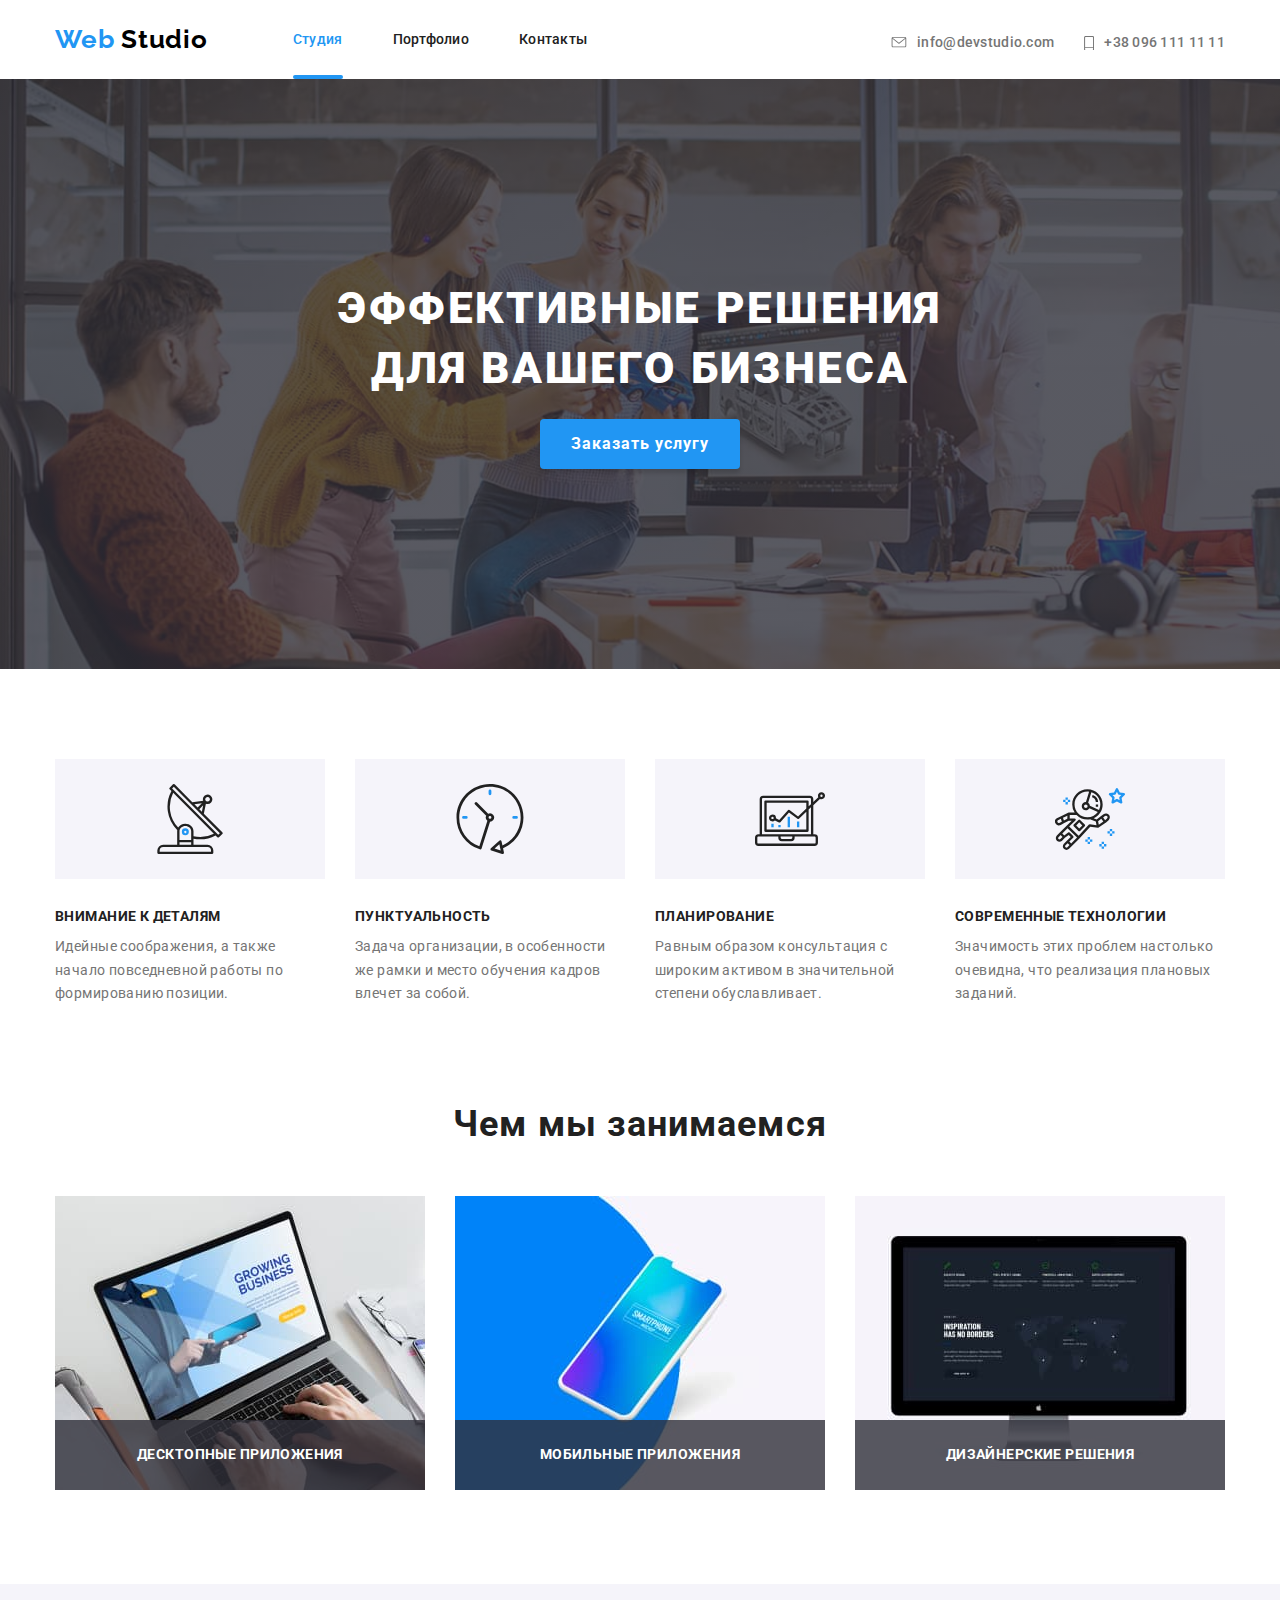
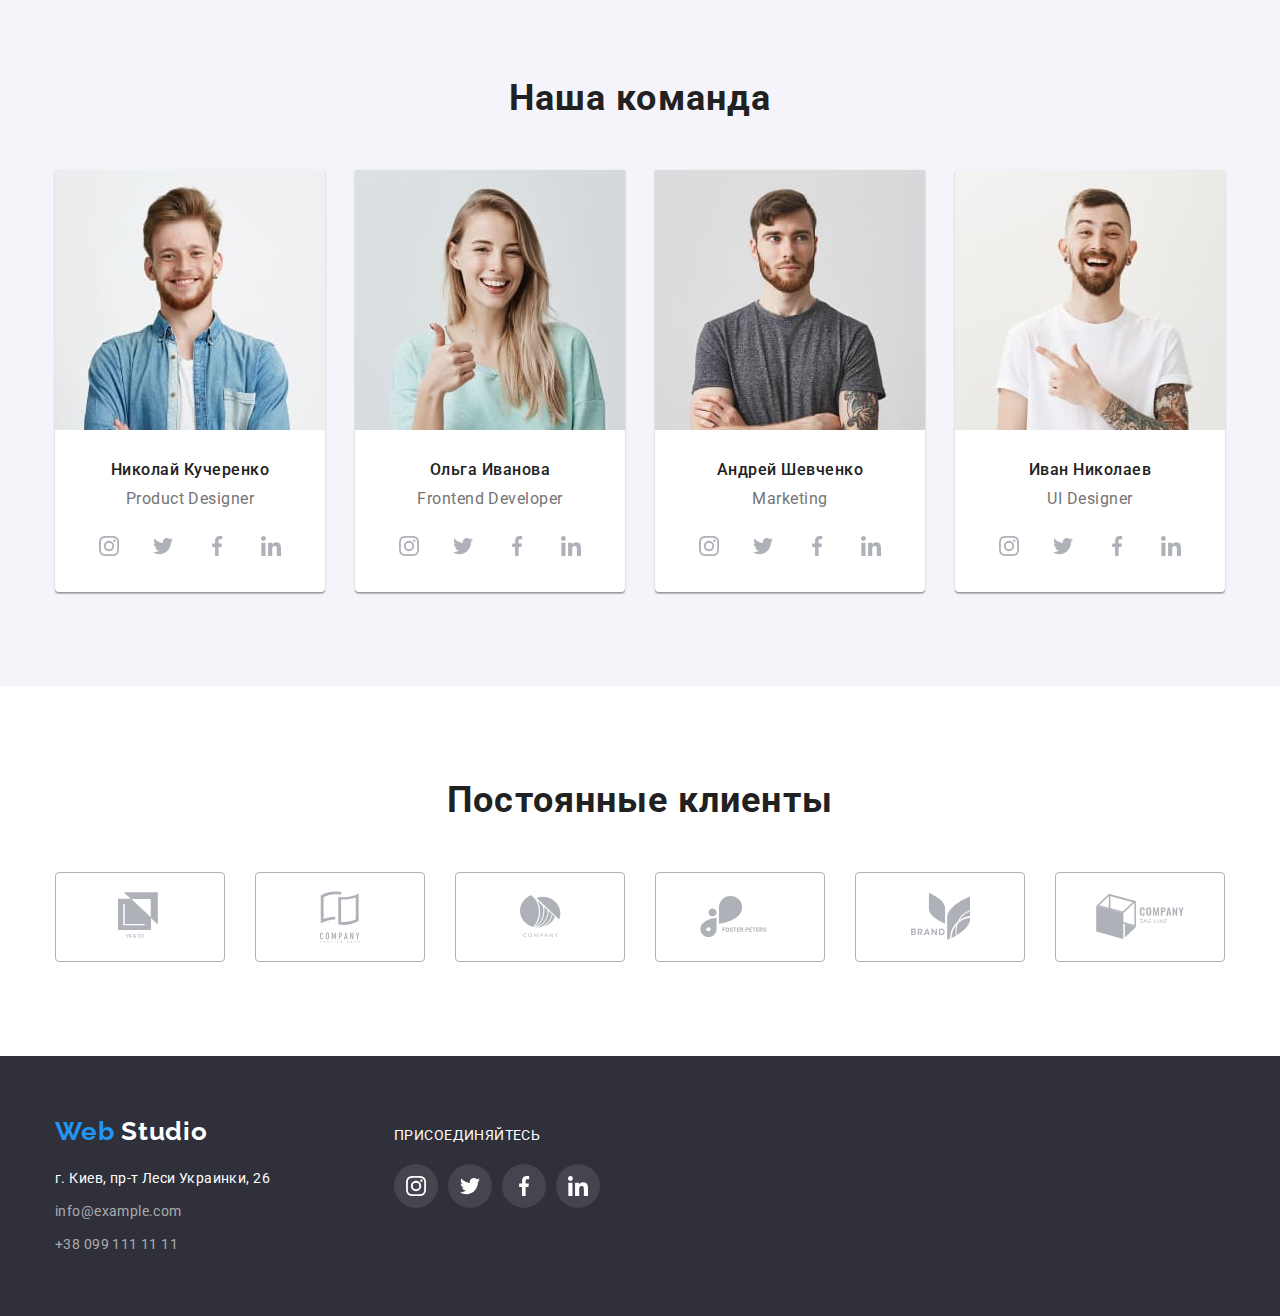
<file: index.html>
<!DOCTYPE html>
<html lang="ru">
<head>
    <meta charset="UTF-8">
    <meta name="viewport" content="width=device-width, initial-scale=1.0">
    <title lang="en">Web Studio</title>
    <link href="https://fonts.googleapis.com/css2?family=Raleway:wght@700&family=Roboto:wght@400;500;700;900&display=swap" rel="stylesheet">
    <link rel="stylesheet" href="./css/normalize.css">
    <link rel="stylesheet" href="./css/styles.css">
</head>
<body>
    <header class="web-studio-header">
        <div class="container">
            <nav class="nav">
                <a class="logo" href="./index.html" lang="en"><span>Web</span> Studio</a>
                <ul class="nav-list">
                    <li class="nav-item">
                        <a class="nav-item-link stydio-underline .link-current-color" href="./index.html">Студия</a>
                    </li>
                    <li class="nav-item">
                        <a class="nav-item-link" href="./portfolio.html">Портфолио</a>
                    </li>
                    <li class="nav-item">
                        <a class="nav-item-link" href="">Контакты</a>
                    </li>
                </ul>
            </nav>      
            <ul class="header-adress">
                <li class="header-adress-list link" >
                    <a href="mailto:info@devstudio.com">
                    <svg class="header-icon-mail" width="16" height="11">
                        <use href="./images/svg/sprite.svg#icon-envelopehover"></use>
                    </svg>info@devstudio.com
                    </a>
                </li>
                <li class="header-adress-list link">
                    <a href="tel:+380961111111">
                    <svg class="header-icon-phone">
                        <use href="./images/svg/sprite.svg#icon-vector"></use>
                    </svg>+38 096 111 11 11
                    </a>
                </li>
            </ul>
        </div>
    </header>
    <main>
        <!-- Hero section_1 -->
        <section class="hero-section">
            <div class="hero-content">
                <h1 class="hero-title">
                    Эффективные решения для вашего бизнеса
                </h1>
                <button class="hero-button" type="button">
                    Заказать услугу
                </button>    
            </div>
        </section>
        <!-- About us (+Фоновые иконки) section_2-->
        <section  class="about-section container">
            <h2 class="section-title" hidden>О нас</h2>
            <ul class="about-us-list">
                <li class="list-item">
                    <div class="about-us-bg">
                        <svg class="about-us-svg">
                            <use href="./images/svg/sprite.svg#icon-antenna"></use>
                        </svg>
                    </div>
                    <h3 class="about-second-title">Внимание к деталям</h3>
                    <p class="about-description">Идейные соображения, а также начало повседневной работы по формированию позиции.</p>
                </li>
                <li class="list-item">
                    <div class="about-us-bg">
                        <svg class="about-us-svg">
                            <use href="./images/svg/sprite.svg#icon-clock" ></use>
                        </svg>
                    </div>
                    <h3 class="about-second-title">Пунктуальность</h3>
                    <p class="about-description">Задача организации, в особенности же рамки и место обучения кадров влечет за собой.</p>
                </li>
                <li class="list-item">
                    <div class="about-us-bg">
                        <svg class="about-us-svg">
                            <use href="./images/svg/sprite.svg#icon-diagram"></use>
                        </svg>
                    </div>
                    <h3 class="about-second-title">Планирование</h3>
                    <p class="about-description">Равным образом консультация с широким активом в значительной степени обуславливает.</p>
                </li>
                <li class="list-item">
                    <div class="about-us-bg">
                        <svg class="about-us-svg">
                            <use href="./images/svg/sprite.svg#icon-astronaut"></use>
                        </svg>
                    </div>
                    <h3 class="about-second-title">Современные технологии</h3>
                    <p class="about-description">Значимость этих проблем настолько очевидна, что реализация плановых заданий.</p>
                </li>
            </ul>
        </section>
        <!-- Чем мы занимаемся section_3 -->
        <section class="what-do-we-do">
            <div class="container">
                <h2 class="section-title">Чем мы занимаемся</h2>
                <ul class="what-do-we-do-list">
                    <li class="what-our-direction">
                            <img src="./images/main/section_3/img_1.jpg" alt="человек печатает" width="370" height="294">
                            <h3 class="what-our-direction-title">Десктопные приложения</h3>
                    </li>
                    <li class="what-our-direction">
                            <img src="./images/main/section_3/img_2.jpg" alt="мобильный телефон" width="370" height="294">
                            <h3 class="what-our-direction-title">Мобильные приложения</h3>
                    </li>
                    <li class="what-our-direction">
                        <div >
                            <img class="" src="./images/main/section_3/img_3.jpg" alt="монитор со страницой сайта" width="370" height="294">
                            <h3 class="what-our-direction-title">Дизайнерские решения</h3>
                        </div>
                    </li>
                </ul>    
            </div>
        </section>
        <!-- Наша команда section_4 -->
        <section class="team-section">
            <div class="container">
                <h2 class="section-title">Наша команда</h2>
                <ul class="team-list">
                    <li class="team-card">
                        <img src="./images/main/section_4_team/img_1.jpg" alt="член команди номер 1" width="270" height="260">
                        <h3 class="team-card-title">Николай Кучеренко</h3>
                        <p class="team-card-desc" lang="en">Product Designer</p>
                        <ul class="card-social-list">
                            <li>
                                <a class="card-social-list-link" href="" >
                                    <svg class="icon-svg" width="20px" height="20px">
                                        <use href="./images/svg/sprite.svg#icon-instagram2"></use>
                                    </svg>
                                </a>
                                
                            </li>
                            <li>
                                <a class="card-social-list-link" href="">
                                    <svg class="icon-svg" width="20px" height="20px">
                                        <use href="./images/svg/sprite.svg#icon-twitter1"></use>
                                    </svg>
                                </a>
                            </li>
                            <li>
                                <a class="card-social-list-link" href="">
                                    <svg class="icon-svg" width="20px" height="20px">
                                        <use href="./images/svg/sprite.svg#icon-facebook1"></use>
                                    </svg>
                                </a>
                            </li>
                            <li>
                                <a class="card-social-list-link" href="">
                                    <svg class="icon-svg" width="20px" height="20px">
                                        <use href="./images/svg/sprite.svg#icon-linkedin1"></use>
                                    </svg>
                                </a>
                            </li>
                        </ul>
                    </li>
                    <li class="team-card">
                        <img src="./images/main/section_4_team/img_2.jpg" alt="член команди номер 2" width="270" height="260">
                        <h3 class="team-card-title">Ольга Иванова</h3>
                        <p class="team-card-desc" lang="en">Frontend Developer</p>
                        <ul class="card-social-list">
                            <li>
                                <a class="card-social-list-link" href="" >
                                    <svg class="icon-svg" width="20px" height="20px">
                                        <use href="./images/svg/sprite.svg#icon-instagram2"></use>
                                    </svg>
                                </a>
                                
                            </li>
                            <li>
                                <a class="card-social-list-link" href="">
                                    <svg class="icon-svg" width="20px" height="20px">
                                        <use class="icon-svg" href="./images/svg/sprite.svg#icon-twitter1"></use>
                                    </svg>
                                </a>
                            </li>
                            <li>
                                <a class="card-social-list-link" href="">
                                    <svg class="icon-svg" width="20px" height="20px">
                                        <use href="./images/svg/sprite.svg#icon-facebook1"></use>
                                    </svg>
                                </a>
                            </li>
                            <li>
                                <a class="card-social-list-link" href="">
                                    <svg class="icon-svg" width="20px" height="20px">
                                        <use class="icon-svg" href="./images/svg/sprite.svg#icon-linkedin1"></use>
                                    </svg>
                                </a>
                            </li>
                        </ul>
                    </li>
                    <li class="team-card">
                        <img src="./images/main/section_4_team/img_3.jpg" alt="член команди номер 3" width="270" height="260">
                        <h3 class="team-card-title">Андрей Шевченко</h3>
                        <p class="team-card-desc" lang="en">Marketing</p>
                        <ul class="card-social-list">
                            <li>
                                <a class="card-social-list-link" href="" >
                                    <svg class="icon-svg" width="20px" height="20px">
                                        <use href="./images/svg/sprite.svg#icon-instagram2"></use>
                                    </svg>
                                </a>
                                
                            </li>
                            <li>
                                <a class="card-social-list-link" href="">
                                    <svg class="icon-svg" width="20px" height="20px">
                                        <use class="icon-svg" href="./images/svg/sprite.svg#icon-twitter1"></use>
                                    </svg>
                                </a>
                            </li>
                            <li>
                                <a class="card-social-list-link" href="">
                                    <svg class="icon-svg" width="20px" height="20px">
                                        <use href="./images/svg/sprite.svg#icon-facebook1"></use>
                                    </svg>
                                </a>
                            </li>
                            <li>
                                <a class="card-social-list-link" href="">
                                    <svg class="icon-svg" width="20px" height="20px">
                                        <use class="icon-svg" href="./images/svg/sprite.svg#icon-linkedin1"></use>
                                    </svg>
                                </a>
                            </li>
                        </ul>
                    </li>
                    <li class="team-card">
                        <img src="./images/main/section_4_team/img_4.jpg" alt="член команди номер 4" width="270" height="260">
                        <h3 class="team-card-title">Иван Николаев</h3>
                        <p class="team-card-desc" lang="en">UI Designer</p>
                        <ul class="card-social-list">
                            <li>
                                <a class="card-social-list-link" href="" >
                                    <svg class="icon-svg" width="20px" height="20px">
                                        <use href="./images/svg/sprite.svg#icon-instagram2"></use>
                                    </svg>
                                </a>
                                
                            </li>
                            <li>
                                <a class="card-social-list-link" href="">
                                    <svg class="icon-svg" width="20px" height="20px">
                                        <use class="icon-svg" href="./images/svg/sprite.svg#icon-twitter1"></use>
                                    </svg>
                                </a>
                            </li>
                            <li>
                                <a class="card-social-list-link" href="">
                                    <svg class="icon-svg" width="20px" height="20px">
                                        <use href="./images/svg/sprite.svg#icon-facebook1"></use>
                                    </svg>
                                </a>
                            </li>
                            <li>
                                <a class="card-social-list-link" href="">
                                    <svg class="icon-svg" width="20px" height="20px">
                                        <use class="icon-svg" href="./images/svg/sprite.svg#icon-linkedin1"></use>
                                    </svg>
                                </a>
                            </li>
                        </ul>
                    </li>
                </ul>
    
            </div>

        </section>
        <!-- Постоянные клиенты scetion_5 -->
        <section class="regular-clients-section container">
            <h2 class="section-title">Постоянные клиенты</h2>
            <ul class="regular-klients-list">
                <li class="clients-logo">
                    <a class="clients-logo-link" href="" >
                        <svg width="44" height="49">
                            <use class="regular-clients-icon" href="./images/svg/sprite.svg#icon-logo1" ></use>
                        </svg>
                    </a>
                </li>
                <li>
                    <a class="clients-logo-link" href="">
                        <svg width="40" height="52">
                            <use href="./images/svg/sprite.svg#icon-logo2" width="40" height="52"></use>
                        </svg>
                    </a>
                </li>
                <li>
                    <a class="clients-logo-link" href="">
                        <svg width="41" height="42.6">
                            <use href="./images/svg/sprite.svg#icon-logo3"></use>
                        </svg>
                    </a>
                </li>
                <li>
                    <a class="clients-logo-link" href="">
                        <svg width="79.66" height="42.02">
                            <use href="./images/svg/sprite.svg#icon-logo4"></use>
                        </svg>
                    </a>
                </li>
                <li>
                    <a class="clients-logo-link" href="">
                        <svg width="59" height="47">
                            <use href="./images/svg/sprite.svg#icon-logo5"></use>
                        </svg>
                    </a>
                </li>
                <li>
                    <a class="clients-logo-link" href="">
                        <svg width="88.48" height="45.44">
                            <use href="./images/svg/sprite.svg#icon-logo6"></use>
                        </svg>
                    </a>
                </li>
            </ul>
        </section>
    </main>
    <footer class="footer">
        <div class="container">
            <div class="footer-adress">
                <a class="logo" href="" lang="en"><span>Web</span> <span class="footer-logo">Studio</span></a>
                <ul>
                    <li class="footer-adress-item">
                        <a class="footer-adress-link" href="https://goo.gl/maps/uBGR4EbeHuh7jFkM7" target="_blank">г. Киев, пр-т Леси Украинки, 26</a>
                    </li>
                    <li class="footer-adress-item">
                        <a class="footer-adress-link transparent" href="mailto:info@example.com">info@example.com</a>
                    </li>
                    <li class="footer-adress-item">
                        <a class="footer-adress-link transparent" href="tel:+380991111111">+38 099 111 11 11</a>
                    </li>
                </ul>
            </div>
             <div class="footer-social">
                    <b class="foter-social-title">присоединяйтесь</b>
                    <ul class="footer-social-list">
                        <li>
                            <a class="footer-social-list-item" href="">
                                <svg width="20" height="20">
                                    <use href="./images/svg/sprite.svg#icon-instagram2"></use>
                                </svg>
                            </a>
                        </li>
                        <li>
                            <a class="footer-social-list-item" href="">
                                <svg width="20" height="20">
                                    <use href="./images/svg/sprite.svg#icon-twitter1"></use>
                                </svg>
                            </a>
                        </li>
                        <li>
                            <a class="footer-social-list-item" href="">
                                <svg width="20" height="20">
                                    <use href="./images/svg/sprite.svg#icon-facebook1"></use>
                                </svg>
                            </a>
                        </li>
                        <li>
                            <a class="footer-social-list-item" href="">
                                <svg width="20" height="20">
                                    <use href="./images/svg/sprite.svg#icon-linkedin1"></use>
                                </svg>
                            </a>
                        </li>
                    </ul>        
            </div>    
        </div>
    </footer>
</body>
</html>
</file>
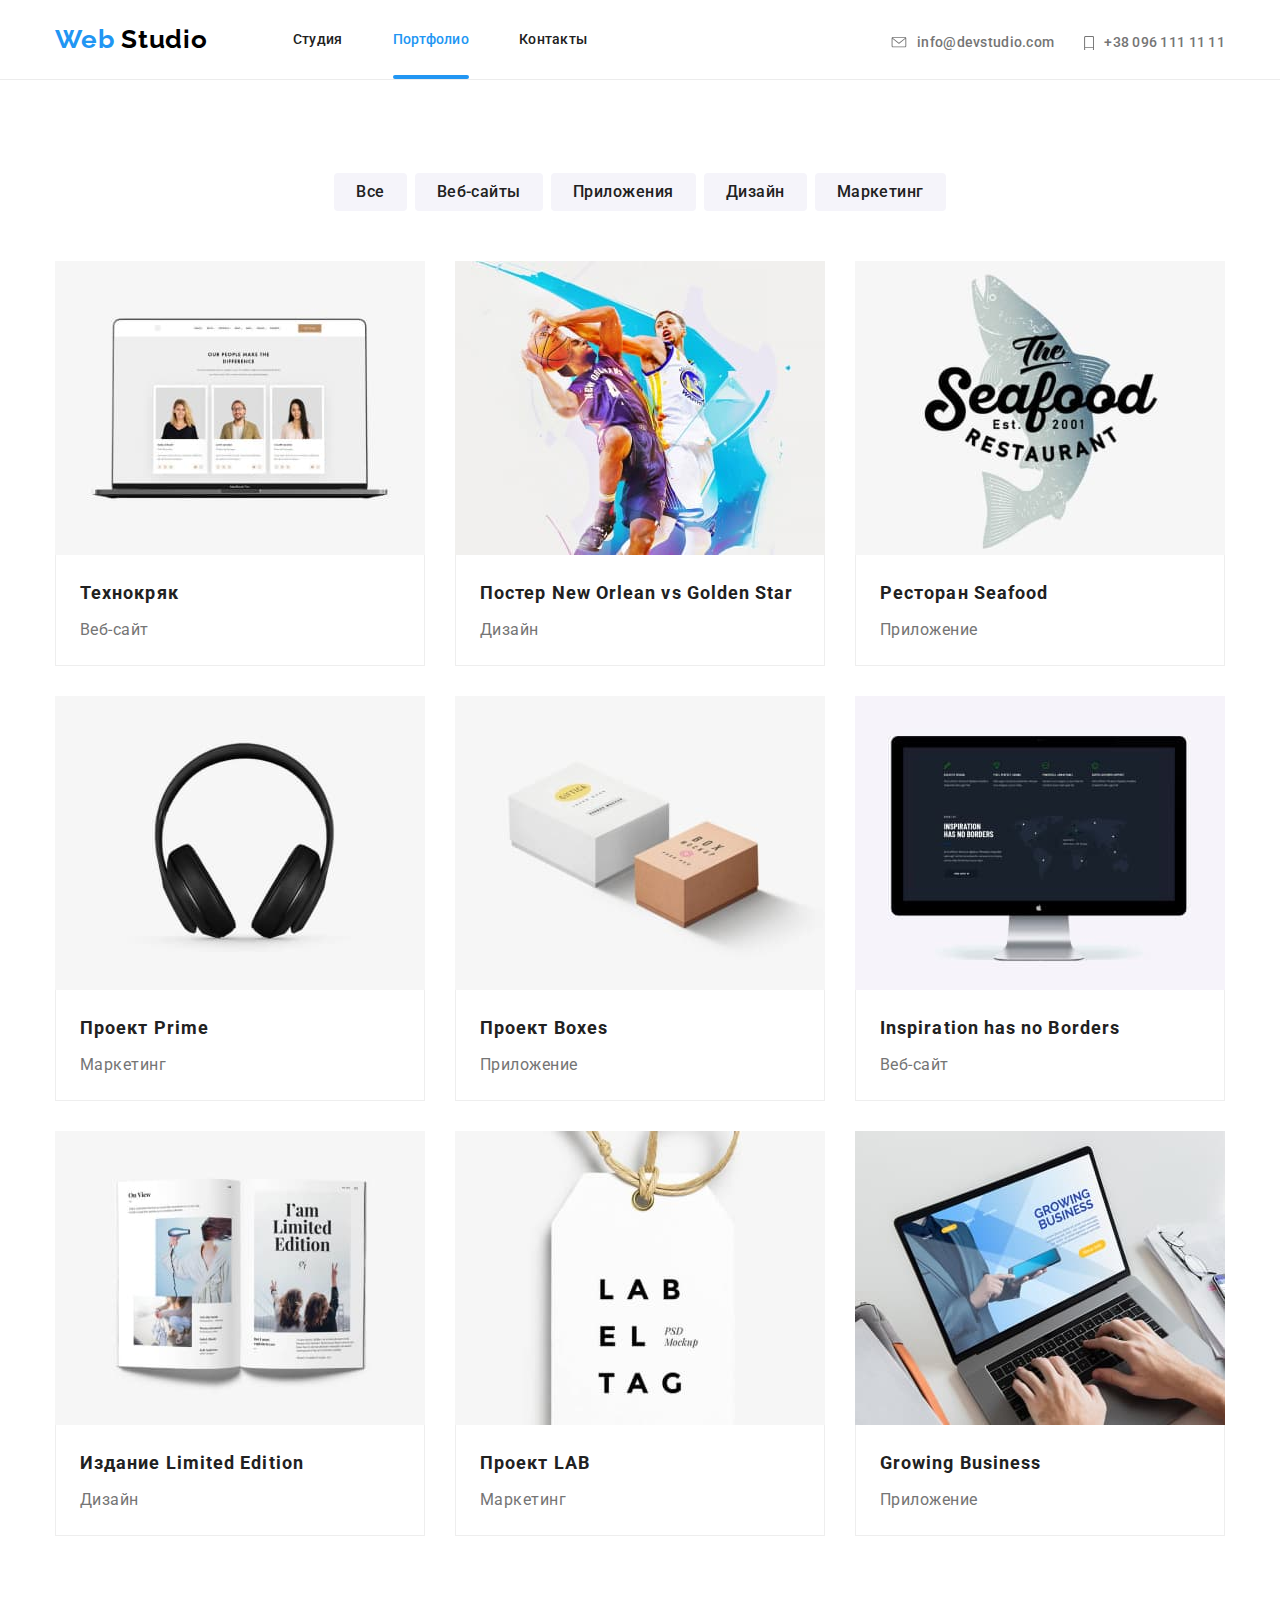
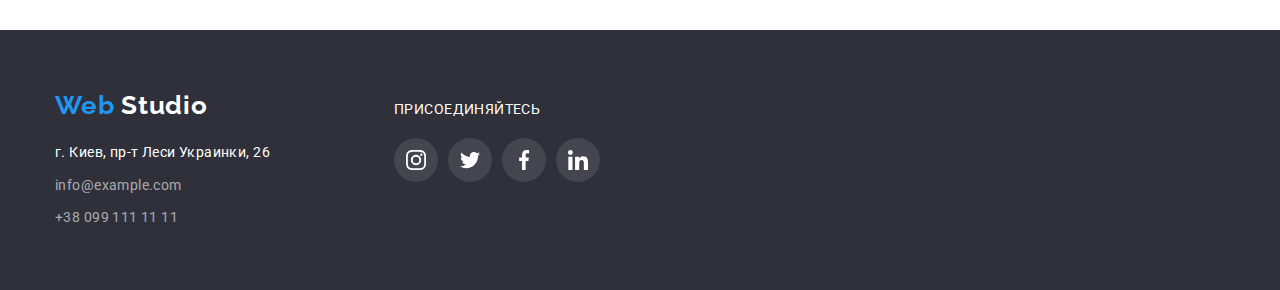
<file: portfolio.html>
<!DOCTYPE html>
<html lang="ru">
<head>
    <meta charset="UTF-8">
    <meta name="viewport" content="width=device-width, initial-scale=1.0">
    <title lang="en">Web Studio</title>
    <link href="https://fonts.googleapis.com/css2?family=Raleway:wght@700&family=Roboto:wght@400;500;700;900&display=swap" rel="stylesheet">
    <link rel="stylesheet" href="./css/styles.css">
    <link rel="stylesheet" href="./css/normalize.css">

</head>
<body>
    <header class="web-studio-header header-border">
        <div class="container">
            <nav class="nav">
                <a class="logo" href="./index.html" lang="en"><span>Web</span> Studio</a>
                <ul class="nav-list">
                    <li class="nav-item">
                        <a class="nav-item-link" href="./index.html">Студия</a>
                    </li>
                    <li class="nav-item">
                        <a class="nav-item-link stydio-underline current-color" href="./portfolio.html">Портфолио</a>
                    </li>
                    <li class="nav-item">
                        <a class="nav-item-link" href="">Контакты</a>
                    </li>
                </ul>
            </nav>      
            <ul class="header-adress">
                <li class="header-adress-list link" >
                    <a href="mailto:info@devstudio.com">
                    <svg class="header-icon-mail" width="16" height="11">
                        <use href="./images/svg/sprite.svg#icon-envelopehover"></use>
                    </svg>info@devstudio.com
                    </a>
                </li>
                <li class="header-adress-list link">
                    <a href="tel:+380961111111">
                    <svg class="header-icon-phone">
                        <use href="./images/svg/sprite.svg#icon-vector"></use>
                    </svg>+38 096 111 11 11
                    </a>
                </li>
            </ul>
        </div>
    </header>
    <main>
        <section class="filter-section container">
            <div class="filter">
                <h1 hidden>Портфолио</h1>
                <ul class="filter-list">
                    <li class="filter-item">
                        <button class="filter-button" type="button">Все</button>
                    </li>
                    <li class="filter-item">
                        <button class="filter-button" type="button">Веб-сайты</button>
                    </li>
                    <li class="filter-item">
                        <button class="filter-button" type="button">Приложения</button>
                    </li>
                    <li class="filter-item">
                        <button class="filter-button" type="button">Дизайн</button>
                    </li>
                    <li class="filter-item">
                        <button class="filter-button" type="button">Маркетинг</button>
                    </li>
                </ul>
            </div>
            <ul class="portfolio-list">
                <li class="portfolio-item"> 
                    <a href="">
                        <div class="portfolio-item-img-wrapper">
                            <img src="./images/portfolio/img-portfolio-1.jpg" alt="пример работы - веб-сайт">
                            <div class="portfolio-item-overlay">
                                <p class="portfolio-item-desc">Технокряк это современная площадка распространения коронавируса. Компании используют эту платформу для цифрового шпионажа и атак на защищённые сервера конкурентов.</p>
                            </div>  
                        </div>
                        <div class="portfolio-item-desc-bg">
                            <h2 class="protfolio-item-title">Технокряк</h2>
                            <p class="portfolio-item-product">Веб-сайт</p>    
                        </div>
                    </a>
                </li>
                <li class="portfolio-item"> 
                    <a href="">
                        <div class="portfolio-item-img-wrapper">
                            <img src="./images/portfolio/img-portfolio-2.jpg" alt="пример работы - дизайн постера">
                            <div class="portfolio-item-overlay">
                                <p class="portfolio-item-desc">Lorem ipsum dolor sit amet consectetur adipisicing elit. Ipsum, veniam! Facere vel quibusdam beatae cumque.</p>
                            </div>  
                        </div>
                        <div class="portfolio-item-desc-bg">
                            <h2 class="protfolio-item-title">Постер New Orlean vs Golden Star</h2>
                            <p class="portfolio-item-product">Дизайн</p>
                        </div>
                    </a>
                </li>
                <li class="portfolio-item"> 
                    <a href="">
                        <div class="portfolio-item-img-wrapper">
                            <img src="./images/portfolio/img-portfolio-3.jpg" alt="пример работы - приложение">
                            <div class="portfolio-item-overlay">
                                <p class="portfolio-item-desc">Lorem ipsum dolor sit amet consectetur adipisicing elit. Temporibus eos voluptatem illum. Error, ratione maiores?</p>
                            </div>
                        </div>
                        <div class="portfolio-item-desc-bg">
                            <h2 class="protfolio-item-title">Ресторан Seafood</h2>
                            <p class="portfolio-item-product">Приложение</p>
                        </div>
                    </a>
                </li>
                <li class="portfolio-item"> 
                    <a href="">
                        <div class="portfolio-item-img-wrapper">
                            <img src="./images/portfolio/img-portfolio-4.jpg" alt="пример работы - маркетинг">
                            <div class="portfolio-item-overlay">
                                <p class="portfolio-item-desc">Lorem ipsum dolor sit amet consectetur adipisicing elit. Temporibus eos voluptatem illum. Error, ratione maiores?</p>
                            </div>
                        </div>
                        <div class="portfolio-item-desc-bg">
                            <h2 class="protfolio-item-title">Проект Prime</h2>
                            <p class="portfolio-item-product">Маркетинг</p>
                        </div>
                    </a>
                </li>
                <li class="portfolio-item"> 
                    <a href="">
                        <div class="portfolio-item-img-wrapper">
                            <img src="./images/portfolio/img-portfolio-5.jpg" alt="пример работы - приложение">
                            <div class="portfolio-item-overlay">
                                <p class="portfolio-item-desc">Lorem ipsum dolor sit amet consectetur adipisicing elit. Temporibus eos voluptatem illum. Error, ratione maiores?</p>
                            </div>
                        </div>
                        <div class="portfolio-item-desc-bg">
                            <h2 class="protfolio-item-title">Проект Boxes</h2>
                            <p class="portfolio-item-product">Приложение</p>
                        </div>
                    </a>
                </li>
                <li class="portfolio-item"> 
                    <a href="">
                        <div class="portfolio-item-img-wrapper">
                            <img src="./images/portfolio/img-portfolio-6.jpg" alt="пример работы - веб-сайт">
                            <div class="portfolio-item-overlay">
                                <p class="portfolio-item-desc">Lorem ipsum dolor sit amet consectetur adipisicing elit. Temporibus eos voluptatem illum. Error, ratione maiores?</p>
                            </div>
                        </div>
                        <div class="portfolio-item-desc-bg">
                            <h2 class="protfolio-item-title">Inspiration has no Borders</h2>
                            <p class="portfolio-item-product">Веб-сайт</p>
                        </div>
                    </a>
                </li>
                <li class="portfolio-item"> 
                    <a href="">
                        <div class="portfolio-item-img-wrapper">
                            <img src="./images/portfolio/img-portfolio-7.jpg" alt="пример работы - дизайн">
                            <div class="portfolio-item-overlay">
                                <p class="portfolio-item-desc">Lorem ipsum dolor sit amet consectetur adipisicing elit. Temporibus eos voluptatem illum. Error, ratione maiores?</p>
                            </div>
                        </div>
                        <div class="portfolio-item-desc-bg">
                            <h2 class="protfolio-item-title">Издание Limited Edition</h2>
                            <p class="portfolio-item-product">Дизайн</p>
                        </div>
                    </a>
                </li>
                <li class="portfolio-item"> 
                    <a href="">
                        <div class="portfolio-item-img-wrapper">
                            <img src="./images/portfolio/img-portfolio-8.jpg" alt="пример работы - маркетинг">
                            <div class="portfolio-item-overlay">
                                <p class="portfolio-item-desc">Lorem ipsum dolor sit amet consectetur adipisicing elit. Temporibus eos voluptatem illum. Error, ratione maiores?</p>
                            </div>
                        </div>
                        <div class="portfolio-item-desc-bg">
                            <h2 class="protfolio-item-title">Проект LAB</h2>
                            <p class="portfolio-item-product">Маркетинг</p>
                        </div>
                    </a> 
                </li>
                <li class="portfolio-item"> 
                    <a href="">
                        <div class="portfolio-item-img-wrapper">
                            <img src="./images/portfolio/img-portfolio-9.jpg" alt="пример работы - приложение">
                            <div class="portfolio-item-overlay">
                                <p class="portfolio-item-desc">Lorem ipsum dolor sit amet consectetur adipisicing elit. Temporibus eos voluptatem illum. Error, ratione maiores?</p>
                            </div>
                        </div>
                        
                        <div class="portfolio-item-desc-bg">
                            <h2 class="protfolio-item-title">Growing Business</h2>
                            <p class="portfolio-item-product">Приложение</p>
                        </div>
                    </a>
                </li>
            </ul>
        </section>
    </main>
    <footer class="footer">
        <div class="container">
            <div class="footer-adress">
                <a class="logo" href="" lang="en"><span>Web</span> <span class="footer-logo">Studio</span></a>
                <ul>
                    <li class="footer-adress-item">
                        <a class="footer-adress-link" href="https://goo.gl/maps/uBGR4EbeHuh7jFkM7" target="_blank">г. Киев, пр-т Леси Украинки, 26</a>
                    </li>
                    <li class="footer-adress-item">
                        <a class="footer-adress-link transparent" href="mailto:info@example.com">info@example.com</a>
                    </li>
                    <li class="footer-adress-item">
                        <a class="footer-adress-link transparent" href="tel:+380991111111">+38 099 111 11 11</a>
                    </li>
                </ul>
            </div>
             <div class="footer-social">
                    <b class="foter-social-title">присоединяйтесь</b>
                    <ul class="footer-social-list">
                        <li>
                            <a class="footer-social-list-item" href="">
                                <svg width="20" height="20">
                                    <use href="./images/svg/sprite.svg#icon-instagram2"></use>
                                </svg>
                            </a>
                        </li>
                        <li>
                            <a class="footer-social-list-item" href="">
                                <svg width="20" height="20">
                                    <use href="./images/svg/sprite.svg#icon-twitter1"></use>
                                </svg>
                            </a>
                        </li>
                        <li>
                            <a class="footer-social-list-item" href="">
                                <svg width="20" height="20">
                                    <use href="./images/svg/sprite.svg#icon-facebook1"></use>
                                </svg>
                            </a>
                        </li>
                        <li>
                            <a class="footer-social-list-item" href="">
                                <svg width="20" height="20">
                                    <use href="./images/svg/sprite.svg#icon-linkedin1"></use>
                                </svg>
                            </a>
                        </li>
                    </ul>        
            </div>    
        </div>
    </footer>

</body>
</html>
</file>
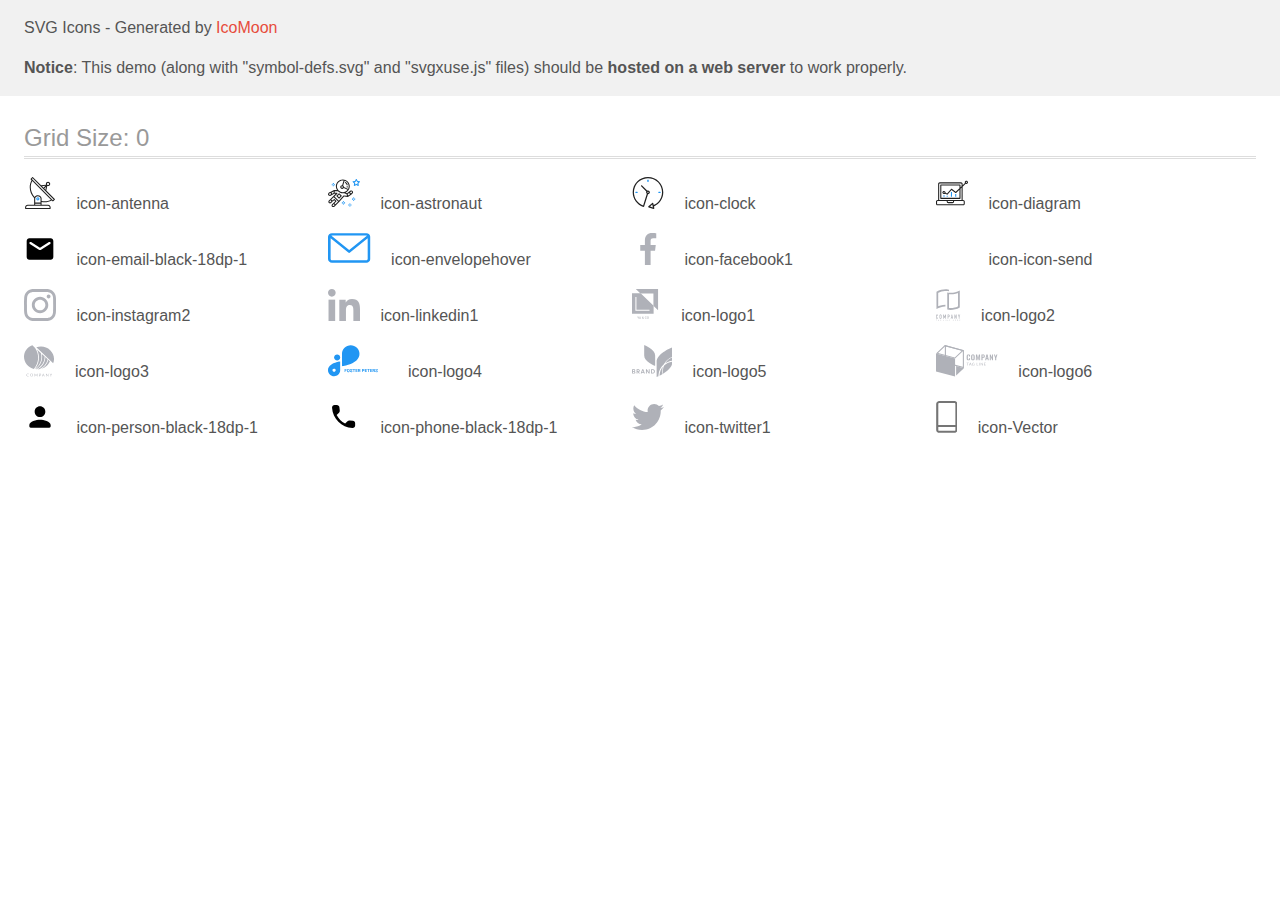
<file: images/svg/icomoon/demo-external-svg.html>
<!doctype html>
<html>
<head>
    <title>IcoMoon - SVG Icons</title>
    <meta charset="utf-8">
    <meta name="viewport" content="width=device-width, initial-scale=1">
    <link rel="stylesheet" href="demo-files/demo.css">
    <link rel="stylesheet" href="style.css">
</head>
<body>
<header class="bgc1 clearfix">
<div class="mhl">
    <p>SVG Icons - Generated by <a href="https://icomoon.io/app">IcoMoon</a></p><p><strong>Notice</strong>: This demo (along with "symbol-defs.svg" and "svgxuse.js" files) should be <b>hosted on a web server</b> to work properly.</p>
</div>
</header>
    <div class="clearfix mhl ptl">
        <h1 class="mvm mtn fgc1">Grid Size: 0</h1>
        <div class="glyph fs1">
            <div class="clearfix pbs">
                <svg class="icon icon-antenna"><use xlink:href="symbol-defs.svg#icon-antenna"></use></svg><span class="name"> icon-antenna</span>
            </div>
        </div>
        <div class="glyph fs1">
            <div class="clearfix pbs">
                <svg class="icon icon-astronaut"><use xlink:href="symbol-defs.svg#icon-astronaut"></use></svg><span class="name"> icon-astronaut</span>
            </div>
        </div>
        <div class="glyph fs1">
            <div class="clearfix pbs">
                <svg class="icon icon-clock"><use xlink:href="symbol-defs.svg#icon-clock"></use></svg><span class="name"> icon-clock</span>
            </div>
        </div>
        <div class="glyph fs1">
            <div class="clearfix pbs">
                <svg class="icon icon-diagram"><use xlink:href="symbol-defs.svg#icon-diagram"></use></svg><span class="name"> icon-diagram</span>
            </div>
        </div>
        <div class="glyph fs1">
            <div class="clearfix pbs">
                <svg class="icon icon-email-black-18dp-1"><use xlink:href="symbol-defs.svg#icon-email-black-18dp-1"></use></svg><span class="name"> icon-email-black-18dp-1</span>
            </div>
        </div>
        <div class="glyph fs1">
            <div class="clearfix pbs">
                <svg class="icon icon-envelopehover"><use xlink:href="symbol-defs.svg#icon-envelopehover"></use></svg><span class="name"> icon-envelopehover</span>
            </div>
        </div>
        <div class="glyph fs1">
            <div class="clearfix pbs">
                <svg class="icon icon-facebook1"><use xlink:href="symbol-defs.svg#icon-facebook1"></use></svg><span class="name"> icon-facebook1</span>
            </div>
        </div>
        <div class="glyph fs1">
            <div class="clearfix pbs">
                <svg class="icon icon-icon-send"><use xlink:href="symbol-defs.svg#icon-icon-send"></use></svg><span class="name"> icon-icon-send</span>
            </div>
        </div>
        <div class="glyph fs1">
            <div class="clearfix pbs">
                <svg class="icon icon-instagram2"><use xlink:href="symbol-defs.svg#icon-instagram2"></use></svg><span class="name"> icon-instagram2</span>
            </div>
        </div>
        <div class="glyph fs1">
            <div class="clearfix pbs">
                <svg class="icon icon-linkedin1"><use xlink:href="symbol-defs.svg#icon-linkedin1"></use></svg><span class="name"> icon-linkedin1</span>
            </div>
        </div>
        <div class="glyph fs1">
            <div class="clearfix pbs">
                <svg class="icon icon-logo1"><use xlink:href="symbol-defs.svg#icon-logo1"></use></svg><span class="name"> icon-logo1</span>
            </div>
        </div>
        <div class="glyph fs1">
            <div class="clearfix pbs">
                <svg class="icon icon-logo2"><use xlink:href="symbol-defs.svg#icon-logo2"></use></svg><span class="name"> icon-logo2</span>
            </div>
        </div>
        <div class="glyph fs1">
            <div class="clearfix pbs">
                <svg class="icon icon-logo3"><use xlink:href="symbol-defs.svg#icon-logo3"></use></svg><span class="name"> icon-logo3</span>
            </div>
        </div>
        <div class="glyph fs1">
            <div class="clearfix pbs">
                <svg class="icon icon-logo4"><use xlink:href="symbol-defs.svg#icon-logo4"></use></svg><span class="name"> icon-logo4</span>
            </div>
        </div>
        <div class="glyph fs1">
            <div class="clearfix pbs">
                <svg class="icon icon-logo5"><use xlink:href="symbol-defs.svg#icon-logo5"></use></svg><span class="name"> icon-logo5</span>
            </div>
        </div>
        <div class="glyph fs1">
            <div class="clearfix pbs">
                <svg class="icon icon-logo6"><use xlink:href="symbol-defs.svg#icon-logo6"></use></svg><span class="name"> icon-logo6</span>
            </div>
        </div>
        <div class="glyph fs1">
            <div class="clearfix pbs">
                <svg class="icon icon-person-black-18dp-1"><use xlink:href="symbol-defs.svg#icon-person-black-18dp-1"></use></svg><span class="name"> icon-person-black-18dp-1</span>
            </div>
        </div>
        <div class="glyph fs1">
            <div class="clearfix pbs">
                <svg class="icon icon-phone-black-18dp-1"><use xlink:href="symbol-defs.svg#icon-phone-black-18dp-1"></use></svg><span class="name"> icon-phone-black-18dp-1</span>
            </div>
        </div>
        <div class="glyph fs1">
            <div class="clearfix pbs">
                <svg class="icon icon-twitter1"><use xlink:href="symbol-defs.svg#icon-twitter1"></use></svg><span class="name"> icon-twitter1</span>
            </div>
        </div>
        <div class="glyph fs1">
            <div class="clearfix pbs">
                <svg class="icon icon-Vector"><use xlink:href="symbol-defs.svg#icon-Vector"></use></svg><span class="name"> icon-Vector</span>
            </div>
        </div>
  </div>
<script defer src="svgxuse.js"></script>
</body>
</html>
</file>
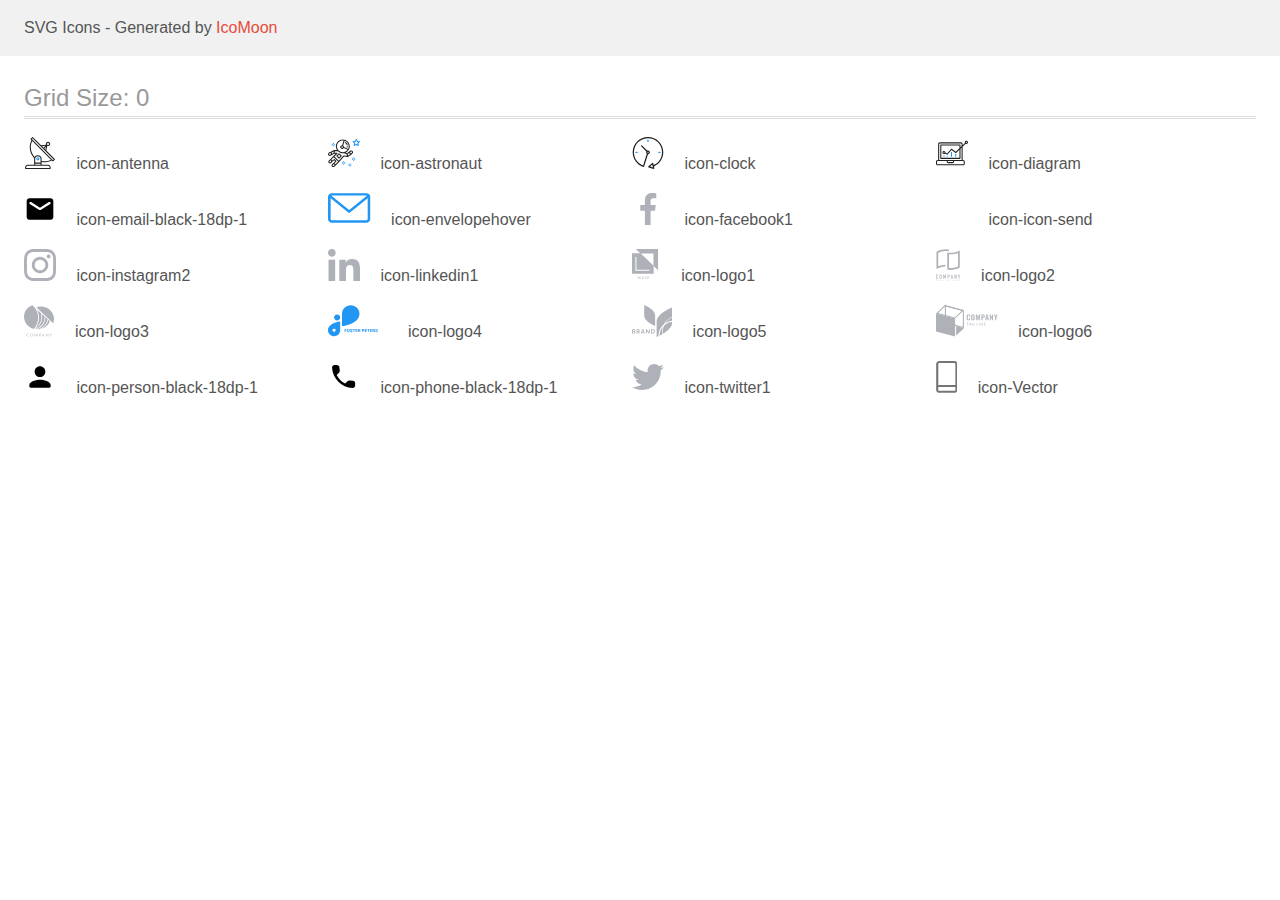
<file: images/svg/icomoon/demo.html>
<!doctype html>
<html>
<head>
    <title>IcoMoon - SVG Icons</title>
    <meta charset="utf-8">
    <meta name="viewport" content="width=device-width, initial-scale=1">
    <link rel="stylesheet" href="demo-files/demo.css">
    <link rel="stylesheet" href="style.css">
</head>
<body>
<svg aria-hidden="true" style="position: absolute; width: 0; height: 0; overflow: hidden;" version="1.1" xmlns="http://www.w3.org/2000/svg" xmlns:xlink="http://www.w3.org/1999/xlink">
<defs>
<symbol id="icon-antenna" viewBox="0 0 32 32">
<path fill="#212121" style="fill: var(--color1, #212121)" d="M30.773 22.098l-8.443-8.505 0.937-4.615c0.242 0.094 0.499 0.144 0.758 0.146h0.006c1.192 0.014 2.17-0.941 2.184-2.133s-0.941-2.17-2.133-2.184c-1.192-0.014-2.17 0.941-2.184 2.133-0.003 0.255 0.039 0.509 0.125 0.749l-4.96 0.605-8.091-8.133c-0.099-0.101-0.235-0.159-0.377-0.16-0.14 0.001-0.274 0.056-0.373 0.155l-1.513 1.504c-0.208 0.208-0.208 0.546 0 0.754l0.814 0.826c-3.153 5.798-2.129 12.978 2.519 17.663 0.043 0.041 0.092 0.074 0.146 0.098-0.034 0.18-0.051 0.364-0.052 0.547v6.187h-6.4c-1.472 0.002-2.665 1.195-2.667 2.667v1.067c0 0.295 0.239 0.533 0.533 0.533h24.533c0.295 0 0.533-0.239 0.533-0.533v-1.067c-0.002-1.472-1.195-2.665-2.667-2.667h-6.4v-2.742c1.003 0.21 2.024 0.317 3.049 0.32 2.458-0.003 4.877-0.615 7.040-1.783l0.818 0.823c0.099 0.101 0.235 0.159 0.377 0.16 0.14-0.001 0.274-0.056 0.373-0.155l1.513-1.504c0.208-0.208 0.208-0.546 0-0.754zM23.28 6.233c0.418-0.415 1.093-0.414 1.508 0.004s0.414 1.093-0.004 1.508c-0.2 0.199-0.47 0.31-0.752 0.31h-0.003c-0.589-0.003-1.064-0.483-1.061-1.072 0.002-0.282 0.115-0.552 0.314-0.751h-0.002zM22.024 9.738l-0.598 2.946-1.175-1.182 1.774-1.763zM21.419 8.836l-1.92 1.909-1.485-1.493 3.405-0.415zM24.004 28.8c0.884 0 1.6 0.716 1.6 1.6v0.533h-23.467v-0.533c0-0.884 0.716-1.6 1.6-1.6h20.267zM16.537 26.667v1.067h-5.333v-1.067h5.333zM11.204 25.6v-4.053c0-1.294 1.196-2.347 2.667-2.347s2.667 1.053 2.667 2.347v4.053h-5.333zM17.604 23.904v-2.357c0-1.882-1.675-3.413-3.733-3.413-1.331-0.020-2.576 0.657-3.281 1.786-4.058-4.274-4.971-10.645-2.279-15.887l18.602 18.708c-2.872 1.461-6.165 1.873-9.309 1.163zM28.893 23.22l-21.057-21.181 0.755-0.752 7.935 7.98c0.004 0 0.006 0.007 0.010 0.010l13.115 13.191-0.757 0.752z"></path>
<path fill="#2196f3" style="fill: var(--color2, #2196f3)" d="M13.876 20.267h-0.005c-0.884-0.001-1.601 0.714-1.602 1.598s0.714 1.601 1.598 1.602h0.005c0.884 0.001 1.601-0.714 1.602-1.598s-0.714-1.601-1.598-1.602zM14.249 22.245c-0.1 0.1-0.236 0.156-0.378 0.155-0.295-0.002-0.532-0.241-0.531-0.536 0.001-0.141 0.057-0.276 0.157-0.375s0.233-0.154 0.373-0.155c0.295 0.002 0.532 0.241 0.53 0.536-0.001 0.141-0.057 0.276-0.157 0.375h0.005z"></path>
</symbol>
<symbol id="icon-astronaut" viewBox="0 0 32 32">
<path fill="#2196f3" style="fill: var(--color2, #2196f3)" d="M31.974 4.524c-0.063-0.193-0.229-0.333-0.43-0.363l-1.91-0.278-0.855-1.731c-0.179-0.365-0.777-0.365-0.956 0l-0.855 1.731-1.91 0.278c-0.201 0.029-0.367 0.17-0.431 0.363-0.062 0.193-0.011 0.405 0.135 0.547l1.383 1.348-0.326 1.903c-0.034 0.2 0.048 0.402 0.212 0.522 0.166 0.121 0.382 0.135 0.562 0.040l1.709-0.899 1.709 0.899c0.078 0.041 0.164 0.061 0.249 0.061 0.11 0 0.221-0.034 0.314-0.102 0.164-0.119 0.246-0.322 0.212-0.522l-0.326-1.903 1.383-1.348c0.145-0.142 0.197-0.354 0.135-0.547zM29.511 5.851c-0.125 0.122-0.183 0.299-0.153 0.472l0.191 1.114-1-0.526c-0.078-0.041-0.163-0.061-0.249-0.061s-0.17 0.020-0.249 0.061l-1.001 0.526 0.191-1.114c0.030-0.173-0.028-0.349-0.153-0.472l-0.81-0.789 1.119-0.163c0.174-0.025 0.324-0.134 0.402-0.292l0.5-1.013 0.5 1.013c0.078 0.157 0.228 0.267 0.402 0.292l1.119 0.163-0.809 0.789z"></path>
<path fill="#2196f3" style="fill: var(--color2, #2196f3)" d="M26.133 20.522h-1.067v1.067h1.067v-1.067z"></path>
<path fill="#2196f3" style="fill: var(--color2, #2196f3)" d="M26.133 22.656h-1.067v1.067h1.067v-1.067z"></path>
<path fill="#2196f3" style="fill: var(--color2, #2196f3)" d="M27.2 21.589h-1.067v1.067h1.067v-1.067z"></path>
<path fill="#2196f3" style="fill: var(--color2, #2196f3)" d="M25.067 21.589h-1.067v1.067h1.067v-1.067z"></path>
<path fill="#2196f3" style="fill: var(--color2, #2196f3)" d="M22.4 26.389h-1.067v1.067h1.067v-1.067z"></path>
<path fill="#2196f3" style="fill: var(--color2, #2196f3)" d="M22.4 28.522h-1.067v1.067h1.067v-1.067z"></path>
<path fill="#2196f3" style="fill: var(--color2, #2196f3)" d="M23.467 27.456h-1.067v1.067h1.067v-1.067z"></path>
<path fill="#2196f3" style="fill: var(--color2, #2196f3)" d="M21.333 27.456h-1.067v1.067h1.067v-1.067z"></path>
<path fill="#2196f3" style="fill: var(--color2, #2196f3)" d="M16 24.256h-1.067v1.067h1.067v-1.067z"></path>
<path fill="#2196f3" style="fill: var(--color2, #2196f3)" d="M16 26.389h-1.067v1.067h1.067v-1.067z"></path>
<path fill="#2196f3" style="fill: var(--color2, #2196f3)" d="M17.067 25.322h-1.067v1.067h1.067v-1.067z"></path>
<path fill="#2196f3" style="fill: var(--color2, #2196f3)" d="M14.933 25.322h-1.067v1.067h1.067v-1.067z"></path>
<path fill="#2196f3" style="fill: var(--color2, #2196f3)" d="M5.866 6.122h-1.067v1.067h1.067v-1.067z"></path>
<path fill="#2196f3" style="fill: var(--color2, #2196f3)" d="M5.866 8.255h-1.067v1.067h1.067v-1.067z"></path>
<path fill="#2196f3" style="fill: var(--color2, #2196f3)" d="M6.933 7.189h-1.067v1.067h1.067v-1.067z"></path>
<path fill="#2196f3" style="fill: var(--color2, #2196f3)" d="M4.8 7.189h-1.067v1.067h1.067v-1.067z"></path>
<path fill="#212121" style="fill: var(--color1, #212121)" d="M24.715 14.159c-0.287-0.388-0.709-0.637-1.188-0.705-0.481-0.068-0.956 0.058-1.34 0.352l-1.252 0.96-1.898 1.417-1.358-0.541c2.421-1.086 4.114-3.508 4.114-6.32 0-3.823-3.123-6.933-6.961-6.933s-6.961 3.11-6.961 6.933c0 1.386 0.414 2.674 1.12 3.758l-2.764-0.024c-0.002 0-0.003 0-0.005 0-0.009 0-0.015 0.004-0.023 0.005-0.053 0.002-0.105 0.013-0.155 0.031-0.013 0.005-0.026 0.008-0.038 0.013-0.006 0.003-0.013 0.003-0.019 0.006l-3.233 1.596c-0.001 0-0.001 0-0.001 0.001l-1.893 0.911c-0.021 0.009-0.042 0.021-0.063 0.035-0.755 0.502-1.012 1.489-0.598 2.295 0.22 0.429 0.595 0.745 1.056 0.889 0.178 0.055 0.359 0.083 0.539 0.083 0.29 0 0.577-0.071 0.839-0.211l1.388-0.738 2.264-1.169 1.357-0.008-5.442 5.416c-0.001 0.001-0.001 0.001-0.002 0.001l-1.339 1.333c-0.316 0.315-0.49 0.732-0.49 1.178s0.174 0.863 0.49 1.179c0.325 0.323 0.752 0.485 1.179 0.485s0.854-0.162 1.18-0.485l1.314-1.309 1.741-1.3 0.901 0.897-1.762 1.754c-0 0.001-0.001 0.001-0.002 0.001l-1.339 1.333c-0.316 0.315-0.49 0.732-0.49 1.178s0.174 0.863 0.49 1.179c0.325 0.323 0.753 0.485 1.18 0.485s0.855-0.162 1.18-0.485l3.482-3.467c0.001-0.001 0.001-0.001 0.001-0.002l1.010-1-0.004-0.004c0.006-0.006 0.015-0.009 0.022-0.015l5.166-5.658 3.471 0.494c0.025 0.004 0.050 0.005 0.075 0.005 0.065 0 0.127-0.015 0.187-0.038 0.018-0.006 0.033-0.015 0.050-0.023 0.019-0.010 0.039-0.015 0.058-0.027l3.213-2.133c0.012-0.008 0.018-0.021 0.029-0.029 0.013-0.010 0.029-0.014 0.041-0.026l1.271-1.191c0.662-0.62 0.753-1.635 0.212-2.362zM2.13 17.77c-0.173 0.093-0.37 0.111-0.558 0.052-0.187-0.058-0.338-0.186-0.427-0.358-0.161-0.314-0.068-0.696 0.214-0.902l1.314-0.632 0.449 1.312-0.992 0.527zM5.628 15.942l-1.548 0.8-0.439-1.283 2.027-1.001-0.040 1.484zM20.727 9.322c0 0.918-0.219 1.785-0.599 2.559l-4.181-1.899c-0.044-0.573-0.341-1.075-0.788-1.388l1.464-4.86c2.378 0.756 4.105 2.974 4.105 5.588zM8.938 9.322c0-3.235 2.644-5.867 5.894-5.867 0.253 0 0.5 0.021 0.745 0.052l-1.432 4.754c-0.019-0.001-0.037-0.006-0.057-0.006-1.033 0-1.873 0.837-1.873 1.867s0.84 1.867 1.873 1.867c0.694 0 1.294-0.383 1.618-0.945l3.862 1.755c-1.075 1.446-2.795 2.39-4.737 2.39-3.25 0-5.894-2.632-5.894-5.867zM14.894 10.122c0 0.441-0.362 0.8-0.806 0.8s-0.806-0.359-0.806-0.8c0-0.441 0.362-0.8 0.806-0.8s0.806 0.359 0.806 0.8zM2.465 25.146c-0.236 0.234-0.619 0.234-0.854 0.001-0.114-0.114-0.176-0.263-0.176-0.423s0.062-0.309 0.176-0.421l0.962-0.958 0.851 0.848-0.959 0.955zM5.679 28.88c-0.236 0.234-0.619 0.235-0.855 0.001-0.114-0.114-0.176-0.263-0.176-0.423s0.062-0.309 0.176-0.421l0.963-0.959 0.852 0.848-0.96 0.955zM9.16 25.411c-0.001 0-0.001 0-0.002 0.001l-1.765 1.76-0.852-0.848 1.763-1.755c0 0 0 0 0-0s0.001-0.001 0.002-0.001c0.040-0.040 0.065-0.088 0.090-0.135 0.007-0.014 0.020-0.026 0.026-0.040 0.017-0.041 0.019-0.085 0.026-0.129 0.003-0.025 0.014-0.047 0.014-0.073 0-0.036-0.013-0.070-0.020-0.106-0.006-0.032-0.006-0.065-0.019-0.095-0.020-0.050-0.055-0.094-0.091-0.138-0.010-0.012-0.014-0.027-0.025-0.038 0 0 0 0-0.001 0s-0.001-0.002-0.001-0.002l-1.607-1.6c-0.017-0.017-0.039-0.024-0.058-0.038-0.028-0.022-0.055-0.042-0.087-0.058-0.030-0.015-0.061-0.024-0.093-0.033-0.034-0.010-0.067-0.017-0.103-0.020-0.033-0.002-0.063 0.001-0.095 0.005-0.036 0.004-0.069 0.009-0.104 0.020-0.034 0.011-0.063 0.027-0.094 0.045-0.020 0.011-0.042 0.015-0.061 0.029l-1.773 1.324-0.901-0.897 2.399-2.386 4.361 4.289-0.928 0.919zM15.979 18.394c-0.015-0.002-0.030 0.004-0.045 0.003-0.039-0.002-0.076 0.001-0.115 0.007-0.030 0.005-0.059 0.011-0.088 0.021-0.034 0.012-0.065 0.028-0.097 0.047-0.030 0.018-0.057 0.037-0.083 0.061-0.013 0.011-0.028 0.017-0.040 0.029l-4.698 5.146-4.328-4.257 2.833-2.818c0.209-0.208 0.21-0.546 0.002-0.755-0.105-0.105-0.243-0.157-0.381-0.156v-0.001l-2.219 0.013 0.028-1.607 3.104 0.027c1.265 1.294 3.029 2.101 4.981 2.101 0.437 0 0.864-0.045 1.279-0.123 0.040 0.032 0.079 0.065 0.13 0.085l2.41 0.96 0.152 0.758 0.178 0.885-3.003-0.427zM20.020 18.572l-0.313-1.558 1.446-1.080 0.947 1.257-2.080 1.381zM23.774 15.741l-0.838 0.785-0.931-1.236 0.831-0.637c0.155-0.119 0.351-0.168 0.543-0.143 0.193 0.027 0.364 0.128 0.48 0.284 0.217 0.292 0.18 0.699-0.085 0.947z"></path>
<path fill="#212121" style="fill: var(--color1, #212121)" d="M13.602 18.544l-2.143-2.133c-0.207-0.207-0.545-0.207-0.753 0l-2.142 2.133c-0.1 0.101-0.157 0.236-0.157 0.378s0.056 0.278 0.157 0.378l2.142 2.133c0.104 0.103 0.241 0.155 0.377 0.155s0.273-0.052 0.376-0.155l2.143-2.133c0.1-0.1 0.157-0.236 0.157-0.378s-0.057-0.278-0.157-0.378zM11.083 20.303l-1.387-1.381 1.387-1.381 1.387 1.381-1.387 1.381z"></path>
<path fill="#212121" style="fill: var(--color1, #212121)" d="M17.164 5.071l-0.258 1.036c0.071 0.018 1.738 0.452 1.738 2.149h1.067c-0-2.017-1.666-2.965-2.547-3.185z"></path>
<path fill="#212121" style="fill: var(--color1, #212121)" d="M19.711 9.322h-1.067v1.067h1.067v-1.067z"></path>
</symbol>
<symbol id="icon-clock" viewBox="0 0 32 32">
<path fill="#212121" style="fill: var(--color1, #212121)" d="M31.297 15.301c-0.002-8.452-6.855-15.303-15.308-15.301s-15.303 6.855-15.301 15.308c0.001 6.658 4.307 12.551 10.649 14.576 0.061 0.019 0.124 0.029 0.187 0.029 0.121-0 0.239-0.032 0.342-0.094 0.135-0.080 0.236-0.207 0.283-0.356l3.865-12.25c1.057-0.005 1.909-0.866 1.903-1.923s-0.866-1.909-1.923-1.903c-0.284 0.001-0.565 0.067-0.82 0.191l-5.106-5.107c-0.253-0.245-0.657-0.238-0.902 0.016-0.239 0.247-0.239 0.639 0 0.886l5.103 5.109c-0.392 0.799-0.168 1.764 0.536 2.309l-3.683 11.673c-7.278-2.681-11.004-10.754-8.323-18.032s10.754-11.004 18.032-8.323 11.004 10.754 8.323 18.032c-1.31 3.556-4.001 6.431-7.462 7.973l-0.398-1.874c-0.073-0.344-0.411-0.565-0.756-0.492-0.109 0.023-0.209 0.074-0.292 0.148l-3.837 3.426c-0.263 0.234-0.287 0.637-0.052 0.9 0.076 0.085 0.174 0.149 0.283 0.184l4.899 1.563c0.335 0.108 0.694-0.077 0.802-0.412 0.034-0.106 0.040-0.219 0.017-0.328l-0.391-1.839c5.664-2.388 9.342-7.942 9.329-14.089zM15.992 14.664c0.352 0 0.638 0.286 0.638 0.638s-0.286 0.638-0.638 0.638c-0.352 0-0.638-0.285-0.638-0.638s0.285-0.638 0.638-0.638zM18.093 29.528l2.184-1.948 0.603 2.84-2.787-0.892z"></path>
<path fill="#2196f3" style="fill: var(--color2, #2196f3)" d="M15.354 3.185v1.275c0 0.352 0.285 0.638 0.638 0.638s0.638-0.285 0.638-0.638v-1.275c0-0.352-0.286-0.638-0.638-0.638s-0.638 0.286-0.638 0.638z"></path>
<path fill="#2196f3" style="fill: var(--color2, #2196f3)" d="M3.876 14.664c-0.352 0-0.638 0.286-0.638 0.638s0.285 0.638 0.638 0.638h1.275c0.352 0 0.638-0.285 0.638-0.638s-0.285-0.638-0.638-0.638h-1.275z"></path>
<path fill="#2196f3" style="fill: var(--color2, #2196f3)" d="M28.108 15.939c0.352 0 0.638-0.285 0.638-0.638s-0.285-0.638-0.638-0.638h-1.275c-0.352 0-0.638 0.286-0.638 0.638s0.286 0.638 0.638 0.638h1.275z"></path>
</symbol>
<symbol id="icon-diagram" viewBox="0 0 32 32">
<path fill="#2196f3" style="fill: var(--color2, #2196f3)" d="M14.925 14.965h1.066v4.798h-1.066v-4.797z"></path>
<path fill="#2196f3" style="fill: var(--color2, #2196f3)" d="M19.19 17.097h1.066v2.665h-1.066v-2.665z"></path>
<path fill="#2196f3" style="fill: var(--color2, #2196f3)" d="M10.661 18.696h1.066v1.066h-1.066v-1.066z"></path>
<path fill="#2196f3" style="fill: var(--color2, #2196f3)" d="M7.463 18.163h1.066v1.599h-1.066v-1.599z"></path>
<path fill="#212121" style="fill: var(--color1, #212121)" d="M1.599 28.291h25.587c0.883 0 1.599-0.716 1.599-1.599v-2.132c0-0.883-0.716-1.599-1.599-1.599h-0.533v-13.293l3.028-2.868c0.703 0.346 1.553 0.136 2.013-0.499s0.396-1.508-0.152-2.068-1.42-0.644-2.065-0.198c-0.644 0.446-0.873 1.292-0.542 2.002l-2.281 2.163v-1.23c0-0.883-0.716-1.599-1.599-1.599h-21.322c-0.883 0-1.599 0.716-1.599 1.599v15.992h-0.533c-0.883 0-1.599 0.716-1.599 1.599v2.132c0 0.883 0.716 1.599 1.599 1.599zM30.384 4.837c0.294 0 0.533 0.239 0.533 0.533s-0.239 0.533-0.533 0.533c-0.294 0-0.533-0.239-0.533-0.533s0.239-0.533 0.533-0.533zM3.198 6.969c0-0.294 0.239-0.533 0.533-0.533h21.322c0.294 0 0.533 0.239 0.533 0.533v2.239l-1.066 1.013v-2.186c0-0.294-0.239-0.533-0.533-0.533h-19.19c-0.294 0-0.533 0.239-0.533 0.533v13.326c0 0.294 0.239 0.533 0.533 0.533h19.19c0.294 0 0.533-0.239 0.533-0.533v-9.674l1.066-1.010v12.284h-22.388v-15.992zM7.996 13.898c-0.721-0.002-1.354 0.478-1.546 1.174s0.105 1.433 0.725 1.801c0.62 0.368 1.41 0.276 1.928-0.226l1.853 0.93c0.215 0.108 0.476 0.057 0.636-0.123l3.939-4.431 3.872 2.901c0.208 0.156 0.498 0.139 0.686-0.039l3.365-3.188v8.131h-18.124v-12.26h18.124v2.66l-3.771 3.572-3.904-2.927c-0.222-0.166-0.534-0.135-0.718 0.072l-3.993 4.493-1.493-0.746c0.011-0.064 0.018-0.129 0.020-0.193 0-0.883-0.716-1.599-1.599-1.599zM8.529 15.498c0 0.294-0.239 0.533-0.533 0.533s-0.533-0.239-0.533-0.533c0-0.294 0.239-0.533 0.533-0.533s0.533 0.239 0.533 0.533zM11.727 24.026h5.331v0.533c0 0.294-0.239 0.533-0.533 0.533h-4.264c-0.294 0-0.533-0.239-0.533-0.533v-0.533zM1.066 24.56c0-0.294 0.239-0.533 0.533-0.533h9.062v0.533c0 0.883 0.716 1.599 1.599 1.599h4.264c0.883 0 1.599-0.716 1.599-1.599v-0.533h9.062c0.294 0 0.533 0.239 0.533 0.533v2.132c0 0.294-0.239 0.533-0.533 0.533h-25.587c-0.294 0-0.533-0.239-0.533-0.533v-2.132z"></path>
</symbol>
<symbol id="icon-email-black-18dp-1" viewBox="0 0 32 32">
<path d="M26.667 5.333h-21.333c-1.467 0-2.653 1.2-2.653 2.667l-0.013 16c0 1.467 1.2 2.667 2.667 2.667h21.333c1.467 0 2.667-1.2 2.667-2.667v-16c0-1.467-1.2-2.667-2.667-2.667zM26.133 11l-9.427 5.893c-0.427 0.267-0.987 0.267-1.413 0l-9.427-5.893c-0.333-0.213-0.533-0.573-0.533-0.96 0-0.893 0.973-1.427 1.733-0.96l8.933 5.587 8.933-5.587c0.76-0.467 1.733 0.067 1.733 0.96 0 0.387-0.2 0.747-0.533 0.96z"></path>
</symbol>
<symbol id="icon-envelopehover" viewBox="0 0 43 32">
<path fill="#2196f3" style="fill: var(--color2, #2196f3)" d="M38.667 0h-34.667c-2.206 0-4 1.675-4 3.734v22.404c0 2.059 1.794 3.734 4 3.734h34.667c2.206 0 4-1.675 4-3.734v-22.404c0-2.059-1.794-3.734-4-3.734v0zM38.667 2.489c0.181 0 0.353 0.035 0.511 0.096l-17.844 14.437-17.844-14.437c0.158-0.061 0.33-0.096 0.511-0.096h34.667zM38.667 27.383h-34.667c-0.736 0-1.333-0.558-1.333-1.245v-20.922l17.793 14.395c0.251 0.203 0.563 0.304 0.874 0.304s0.622-0.101 0.874-0.304l17.793-14.395v20.922c0 0.687-0.598 1.245-1.333 1.245v0z"></path>
</symbol>
<symbol id="icon-facebook1" viewBox="0 0 32 32">
<path fill="#afb1b8" style="fill: var(--color3, #afb1b8)" d="M21.329 5.313h2.921v-5.088c-0.504-0.069-2.237-0.225-4.256-0.225-4.212 0-7.097 2.649-7.097 7.519v4.481h-4.648v5.688h4.648v14.312h5.699v-14.311h4.46l0.708-5.688h-5.169v-3.919c0.001-1.644 0.444-2.769 2.735-2.769z"></path>
</symbol>
<symbol id="icon-icon-send" viewBox="0 0 32 32">
<path fill="#fff" style="fill: var(--color4, #fff)" d="M32 0l-32 18 10.227 3.788 15.773-14.788-11.998 16.186 0.010 0.004-0.012-0.004v8.814l5.735-6.691 7.265 2.691 5-28z"></path>
</symbol>
<symbol id="icon-instagram2" viewBox="0 0 32 32">
<path fill="#afb1b8" style="fill: var(--color3, #afb1b8)" d="M31.969 9.408c-0.075-1.7-0.35-2.869-0.744-3.882-0.406-1.075-1.032-2.038-1.851-2.838-0.8-0.813-1.769-1.444-2.832-1.844-1.019-0.394-2.182-0.669-3.882-0.744-1.713-0.081-2.257-0.1-6.601-0.1s-4.888 0.019-6.595 0.094c-1.7 0.075-2.869 0.35-3.882 0.744-1.075 0.406-2.038 1.031-2.838 1.85-0.813 0.8-1.444 1.769-1.844 2.832-0.394 1.019-0.669 2.182-0.744 3.882-0.081 1.713-0.1 2.257-0.1 6.601s0.019 4.888 0.094 6.595c0.075 1.7 0.35 2.869 0.744 3.882 0.406 1.075 1.038 2.038 1.85 2.838 0.8 0.813 1.769 1.444 2.832 1.844 1.019 0.394 2.182 0.669 3.882 0.744 1.706 0.075 2.25 0.094 6.595 0.094s4.888-0.019 6.595-0.094c1.7-0.075 2.869-0.35 3.882-0.744 2.151-0.832 3.851-2.532 4.682-4.682 0.394-1.019 0.669-2.182 0.744-3.882 0.075-1.707 0.094-2.251 0.094-6.595s-0.006-4.888-0.081-6.595zM29.087 22.473c-0.069 1.563-0.331 2.407-0.55 2.969-0.538 1.394-1.644 2.5-3.038 3.038-0.563 0.219-1.413 0.481-2.969 0.55-1.688 0.075-2.194 0.094-6.464 0.094s-4.782-0.019-6.464-0.094c-1.563-0.069-2.407-0.331-2.969-0.55-0.694-0.256-1.325-0.663-1.838-1.194-0.531-0.519-0.938-1.144-1.194-1.838-0.219-0.563-0.481-1.413-0.55-2.969-0.075-1.688-0.094-2.194-0.094-6.464s0.019-4.782 0.094-6.464c0.069-1.563 0.331-2.407 0.55-2.969 0.256-0.694 0.663-1.325 1.2-1.838 0.519-0.531 1.144-0.938 1.838-1.194 0.563-0.219 1.413-0.481 2.969-0.55 1.688-0.075 2.194-0.094 6.464-0.094 4.276 0 4.782 0.019 6.464 0.094 1.563 0.069 2.407 0.331 2.969 0.55 0.694 0.256 1.325 0.662 1.838 1.194 0.531 0.519 0.938 1.144 1.194 1.838 0.219 0.563 0.481 1.413 0.55 2.969 0.075 1.688 0.094 2.194 0.094 6.464s-0.019 4.77-0.094 6.458z"></path>
<path fill="#afb1b8" style="fill: var(--color3, #afb1b8)" d="M16.059 7.783c-4.538 0-8.22 3.682-8.22 8.22s3.682 8.22 8.22 8.22c4.539 0 8.22-3.682 8.22-8.22s-3.682-8.22-8.22-8.22zM16.059 21.335c-2.944 0-5.332-2.388-5.332-5.332s2.388-5.332 5.332-5.332c2.944 0 5.332 2.388 5.332 5.332s-2.388 5.332-5.332 5.332z"></path>
<path fill="#afb1b8" style="fill: var(--color3, #afb1b8)" d="M26.524 7.458c0 1.060-0.859 1.919-1.919 1.919s-1.919-0.859-1.919-1.919c0-1.060 0.859-1.919 1.919-1.919s1.919 0.859 1.919 1.919z"></path>
</symbol>
<symbol id="icon-linkedin1" viewBox="0 0 32 32">
<path fill="#afb1b8" style="fill: var(--color3, #afb1b8)" d="M31.992 32v-0.001h0.008v-11.736c0-5.741-1.236-10.164-7.948-10.164-3.227 0-5.392 1.771-6.276 3.449h-0.093v-2.913h-6.364v21.364h6.627v-10.579c0-2.785 0.528-5.479 3.977-5.479 3.399 0 3.449 3.179 3.449 5.657v10.401h6.62z"></path>
<path fill="#afb1b8" style="fill: var(--color3, #afb1b8)" d="M0.528 10.636h6.635v21.364h-6.635v-21.364z"></path>
<path fill="#afb1b8" style="fill: var(--color3, #afb1b8)" d="M3.843 0c-2.121 0-3.843 1.721-3.843 3.843s1.721 3.879 3.843 3.879c2.121 0 3.843-1.757 3.843-3.879-0.001-2.121-1.723-3.843-3.843-3.843v0z"></path>
</symbol>
<symbol id="icon-logo1" viewBox="0 0 29 32">
<path fill="#afb1b8" style="fill: var(--color3, #afb1b8)" d="M3.84 0l4.677 4.428h13.046v12.351l4.677 4.428v-21.206h-22.4z"></path>
<path fill="#afb1b8" style="fill: var(--color3, #afb1b8)" d="M0 4.241v20.6h21.76v-8.188l-13.105-12.406-8.655-0.005zM17.615 21.828h-14.172v-13.854h1.002v12.916h13.17v0.938z"></path>
<path fill="#afb1b8" style="fill: var(--color3, #afb1b8)" d="M6.266 28.662l0.523-1.078h0.438l-0.763 1.438v0.837h-0.397v-0.837l-0.764-1.438h0.439l0.523 1.078zM8.513 29.329h-0.881l-0.184 0.53h-0.411l0.859-2.275h0.355l0.861 2.275h-0.412l-0.186-0.53zM7.743 29.010h0.659l-0.33-0.944-0.33 0.944zM10.071 29.244c0-0.105 0.029-0.202 0.086-0.289 0.057-0.089 0.17-0.193 0.339-0.314-0.088-0.111-0.151-0.206-0.186-0.284s-0.052-0.154-0.052-0.227c0-0.178 0.054-0.319 0.162-0.422s0.254-0.156 0.438-0.156c0.166 0 0.301 0.049 0.406 0.147 0.106 0.097 0.159 0.217 0.159 0.361 0 0.095-0.024 0.182-0.072 0.262-0.048 0.079-0.127 0.158-0.236 0.238l-0.155 0.113 0.439 0.519c0.064-0.125 0.095-0.264 0.095-0.417h0.33c0 0.28-0.066 0.51-0.197 0.689l0.334 0.395h-0.441l-0.128-0.152c-0.162 0.122-0.356 0.183-0.581 0.183s-0.405-0.059-0.541-0.178c-0.134-0.12-0.202-0.276-0.202-0.467zM10.824 29.587c0.128 0 0.248-0.043 0.359-0.128l-0.497-0.586-0.048 0.034c-0.125 0.095-0.188 0.203-0.188 0.325 0 0.105 0.034 0.191 0.102 0.256s0.158 0.098 0.272 0.098zM10.615 28.121c0 0.087 0.054 0.197 0.161 0.33l0.173-0.119 0.048-0.039c0.065-0.057 0.097-0.131 0.097-0.22 0-0.059-0.022-0.11-0.067-0.152-0.045-0.043-0.102-0.064-0.17-0.064-0.074 0-0.133 0.025-0.177 0.075s-0.066 0.113-0.066 0.189zM14.748 29.118c-0.023 0.243-0.113 0.432-0.269 0.569-0.156 0.135-0.364 0.203-0.623 0.203-0.181 0-0.341-0.043-0.48-0.128-0.137-0.086-0.244-0.209-0.319-0.367s-0.114-0.342-0.117-0.552v-0.212c0-0.215 0.038-0.404 0.114-0.567s0.185-0.29 0.327-0.378c0.143-0.088 0.307-0.133 0.494-0.133 0.251 0 0.453 0.068 0.606 0.205s0.242 0.329 0.267 0.578h-0.394c-0.019-0.164-0.067-0.281-0.144-0.353-0.076-0.073-0.188-0.109-0.336-0.109-0.172 0-0.304 0.063-0.397 0.189-0.092 0.125-0.139 0.309-0.141 0.552v0.202c0 0.246 0.044 0.433 0.131 0.563s0.218 0.194 0.387 0.194c0.155 0 0.272-0.035 0.35-0.105s0.128-0.186 0.148-0.348h0.394zM16.918 28.78c0 0.223-0.039 0.419-0.116 0.588-0.077 0.168-0.188 0.297-0.331 0.388-0.143 0.090-0.307 0.134-0.494 0.134-0.184 0-0.349-0.045-0.494-0.134-0.144-0.091-0.255-0.219-0.334-0.386-0.078-0.167-0.118-0.359-0.119-0.576v-0.128c0-0.222 0.039-0.418 0.117-0.588 0.079-0.17 0.19-0.299 0.333-0.389 0.144-0.091 0.308-0.136 0.494-0.136s0.349 0.045 0.492 0.134c0.144 0.088 0.255 0.217 0.333 0.384s0.118 0.361 0.119 0.583v0.127zM16.523 28.662c0-0.252-0.048-0.445-0.144-0.58-0.095-0.134-0.23-0.202-0.405-0.202-0.171 0-0.305 0.067-0.402 0.202-0.096 0.133-0.145 0.322-0.147 0.567v0.131c0 0.25 0.048 0.443 0.145 0.58s0.233 0.205 0.406 0.205c0.175 0 0.309-0.067 0.403-0.2 0.095-0.133 0.142-0.328 0.142-0.584v-0.119z"></path>
</symbol>
<symbol id="icon-logo2" viewBox="0 0 25 32">
<path fill="#afb1b8" style="fill: var(--color3, #afb1b8)" d="M10.447 1.806h0.084c0.156 0 0.324 0.016 0.49 0.030 0.734 0.052 1.463 0.162 2.179 0.329v-1.762c-0.738-0.185-1.491-0.305-2.25-0.358-0.288-0.022-0.595-0.036-0.909-0.044h-0.263c-1.523 0.006-3.039 0.201-4.515 0.582-1.68 0.419-3.293 1.075-4.79 1.948v17.475c1.442-0.783 2.976-1.381 4.566-1.779 1.256-0.32 2.539-0.517 3.833-0.588h0.051c0.216-0.011 0.433-0.017 0.655-0.019v-1.79c-1.681 0.022-3.353 0.244-4.982 0.662-0.602 0.157-1.185 0.325-1.731 0.513l-0.623 0.211v-13.625l0.266-0.128c2.032-0.963 4.229-1.524 6.471-1.651 0.019-0.001 0.037-0.001 0.056 0 0.248-0.013 0.497-0.019 0.741-0.019h0.28c0.129 0.003 0.258 0.006 0.388 0.014z"></path>
<path fill="#afb1b8" style="fill: var(--color3, #afb1b8)" d="M14.838 3.651c-0.409 0-0.814-0.014-1.205-0.044-0.467-0.034-0.947-0.091-1.401-0.167-0.277-0.047-0.55-0.103-0.814-0.164v17.275c1.12 0.277 2.271 0.413 3.425 0.404 1.523-0.006 3.039-0.201 4.515-0.581 1.68-0.42 3.294-1.075 4.792-1.948v-17.163c-1.441 0.783-2.975 1.381-4.564 1.781-1.551 0.398-3.145 0.603-4.747 0.609zM21.745 3.95l0.623-0.21v13.63l-0.266 0.128c-1.021 0.486-2.087 0.869-3.184 1.144-1.331 0.344-2.7 0.522-4.074 0.527-0.411 0-0.819-0.017-1.214-0.052l-0.427-0.038v-14.017l0.497 0.033c0.361 0.023 0.735 0.034 1.141 0.034 1.745-0.006 3.482-0.229 5.173-0.663 0.581-0.153 1.158-0.325 1.731-0.518z"></path>
<path fill="#afb1b8" style="fill: var(--color3, #afb1b8)" d="M1.684 25.977c-0.090-0.093-0.197-0.166-0.317-0.214s-0.247-0.071-0.376-0.066c-0.137-0.002-0.273 0.024-0.4 0.075-0.117 0.046-0.222 0.116-0.311 0.205s-0.156 0.196-0.201 0.313c-0.049 0.123-0.073 0.254-0.072 0.387v2.335c-0.006 0.165 0.026 0.328 0.092 0.479 0.055 0.12 0.135 0.226 0.233 0.313 0.093 0.079 0.203 0.135 0.321 0.166 0.114 0.032 0.231 0.048 0.349 0.049 0.13 0.001 0.259-0.027 0.377-0.081 0.117-0.051 0.222-0.124 0.311-0.216 0.087-0.091 0.156-0.197 0.204-0.313 0.050-0.118 0.075-0.244 0.075-0.372v-0.261h-0.61v0.208c0.002 0.071-0.010 0.142-0.036 0.208-0.020 0.050-0.050 0.095-0.089 0.131-0.038 0.031-0.081 0.053-0.128 0.067-0.041 0.014-0.084 0.021-0.128 0.022-0.054 0.006-0.11-0.002-0.16-0.024s-0.094-0.057-0.126-0.101c-0.058-0.094-0.086-0.203-0.081-0.313v-2.177c-0.004-0.121 0.022-0.241 0.075-0.349 0.032-0.049 0.077-0.089 0.129-0.114s0.112-0.034 0.17-0.027c0.053-0.002 0.105 0.009 0.152 0.032s0.089 0.057 0.12 0.099c0.068 0.090 0.104 0.2 0.101 0.313v0.202h0.604v-0.238c0.001-0.14-0.024-0.278-0.075-0.408-0.045-0.122-0.114-0.234-0.204-0.329z"></path>
<path fill="#afb1b8" style="fill: var(--color3, #afb1b8)" d="M5.31 25.95c-0.195-0.164-0.44-0.255-0.694-0.257-0.124 0.001-0.248 0.023-0.364 0.066-0.119 0.043-0.228 0.107-0.322 0.191-0.101 0.091-0.182 0.202-0.237 0.327-0.061 0.143-0.092 0.297-0.089 0.452v2.239c-0.004 0.158 0.026 0.314 0.089 0.459 0.055 0.12 0.136 0.227 0.237 0.313 0.093 0.087 0.203 0.154 0.322 0.197 0.117 0.043 0.24 0.065 0.364 0.066s0.248-0.022 0.364-0.066c0.121-0.044 0.233-0.111 0.33-0.197 0.097-0.087 0.176-0.194 0.23-0.313 0.063-0.144 0.093-0.301 0.089-0.459v-2.239c0.003-0.155-0.027-0.31-0.089-0.452-0.054-0.123-0.133-0.235-0.23-0.327zM5.025 28.969c0.005 0.060-0.003 0.12-0.024 0.176s-0.054 0.107-0.097 0.148c-0.081 0.068-0.182 0.105-0.287 0.105s-0.207-0.037-0.287-0.105c-0.043-0.041-0.076-0.092-0.097-0.148s-0.029-0.116-0.024-0.176v-2.239c-0.005-0.060 0.003-0.12 0.024-0.176s0.054-0.107 0.097-0.148c0.081-0.068 0.182-0.105 0.287-0.105s0.207 0.037 0.287 0.105c0.043 0.041 0.076 0.092 0.097 0.148s0.029 0.116 0.024 0.176v2.239z"></path>
<path fill="#afb1b8" style="fill: var(--color3, #afb1b8)" d="M10.072 29.969v-4.239h-0.587l-0.771 2.244h-0.011l-0.777-2.244h-0.581v4.239h0.606v-2.579h0.011l0.593 1.823h0.302l0.598-1.823h0.011v2.579h0.606z"></path>
<path fill="#afb1b8" style="fill: var(--color3, #afb1b8)" d="M13.513 26.027c-0.093-0.105-0.211-0.184-0.343-0.232-0.142-0.046-0.29-0.068-0.439-0.066h-0.9v4.239h0.604v-1.656h0.311c0.188 0.009 0.376-0.031 0.545-0.116 0.137-0.076 0.252-0.188 0.332-0.324 0.070-0.113 0.117-0.238 0.139-0.369 0.024-0.16 0.035-0.321 0.033-0.482 0.006-0.204-0.014-0.407-0.059-0.606-0.040-0.147-0.117-0.281-0.223-0.39zM13.201 27.319c-0.003 0.077-0.022 0.152-0.056 0.221-0.035 0.065-0.089 0.117-0.156 0.149-0.089 0.040-0.187 0.058-0.285 0.053h-0.276v-1.441h0.311c0.094-0.005 0.187 0.014 0.272 0.053 0.062 0.036 0.112 0.091 0.142 0.157 0.033 0.074 0.051 0.155 0.053 0.236 0 0.089 0 0.183 0 0.282s0.006 0.2 0 0.291h-0.006z"></path>
<path fill="#afb1b8" style="fill: var(--color3, #afb1b8)" d="M16.374 25.73h-0.495l-0.934 4.239h0.604l0.177-0.911h0.824l0.177 0.911h0.604l-0.957-4.239zM15.816 28.481l0.297-1.537h0.011l0.296 1.537h-0.604z"></path>
<path fill="#afb1b8" style="fill: var(--color3, #afb1b8)" d="M20.277 28.283h-0.011l-0.912-2.554h-0.581v4.239h0.604v-2.549h0.012l0.923 2.549h0.568v-4.239h-0.604v2.554z"></path>
<path fill="#afb1b8" style="fill: var(--color3, #afb1b8)" d="M23.968 25.73l-0.486 1.685h-0.012l-0.486-1.685h-0.64l0.83 2.447v1.792h0.604v-1.792l0.83-2.447h-0.64z"></path>
<path fill="#afb1b8" style="fill: var(--color3, #afb1b8)" d="M0 31.166h0.291v0.817h0.198v-0.817h0.29v-0.167h-0.778v0.167z"></path>
<path fill="#afb1b8" style="fill: var(--color3, #afb1b8)" d="M2.447 30.998l-0.381 0.984h0.21l0.081-0.224h0.392l0.084 0.224h0.215l-0.391-0.984h-0.21zM2.416 31.593l0.134-0.365 0.134 0.365h-0.268z"></path>
<path fill="#afb1b8" style="fill: var(--color3, #afb1b8)" d="M4.866 31.62h0.227v0.127c-0.066 0.053-0.149 0.082-0.234 0.083-0.040 0.002-0.079-0.005-0.116-0.021s-0.068-0.041-0.093-0.072c-0.052-0.075-0.078-0.165-0.073-0.257 0-0.219 0.095-0.329 0.283-0.329 0.050-0.005 0.099 0.008 0.14 0.037s0.070 0.071 0.082 0.12l0.195-0.038c-0.042-0.192-0.181-0.289-0.417-0.289-0.127-0.003-0.25 0.042-0.344 0.127-0.050 0.049-0.088 0.108-0.112 0.174s-0.034 0.135-0.029 0.205c-0.006 0.135 0.039 0.267 0.126 0.369 0.048 0.050 0.107 0.088 0.171 0.113s0.134 0.035 0.203 0.031c0.154 0.004 0.304-0.052 0.417-0.157v-0.388h-0.427v0.166z"></path>
<path fill="#afb1b8" style="fill: var(--color3, #afb1b8)" d="M7.337 30.998h-0.199v0.984h0.69v-0.167h-0.49v-0.817z"></path>
<path fill="#afb1b8" style="fill: var(--color3, #afb1b8)" d="M9.426 30.998h-0.199v0.984h0.199v-0.984z"></path>
<path fill="#afb1b8" style="fill: var(--color3, #afb1b8)" d="M11.469 31.656l-0.403-0.657h-0.193v0.984h0.185v-0.643l0.395 0.643h0.198v-0.984h-0.182v0.657z"></path>
<path fill="#afb1b8" style="fill: var(--color3, #afb1b8)" d="M13.315 31.549h0.49v-0.167h-0.49v-0.216h0.528v-0.167h-0.727v0.984h0.747v-0.167h-0.548v-0.266z"></path>
<path fill="#afb1b8" style="fill: var(--color3, #afb1b8)" d="M17.792 31.387h-0.388v-0.388h-0.198v0.984h0.198v-0.43h0.388v0.43h0.198v-0.984h-0.198v0.388z"></path>
<path fill="#afb1b8" style="fill: var(--color3, #afb1b8)" d="M19.649 31.549h0.492v-0.167h-0.492v-0.216h0.529v-0.167h-0.727v0.984h0.746v-0.167h-0.548v-0.266z"></path>
<path fill="#afb1b8" style="fill: var(--color3, #afb1b8)" d="M22.168 31.549c0.171-0.027 0.258-0.117 0.258-0.274 0.005-0.042-0.001-0.084-0.018-0.123s-0.044-0.072-0.078-0.096c-0.089-0.045-0.189-0.065-0.288-0.058h-0.417v0.984h0.198v-0.412h0.039c0.042-0.003 0.084 0.005 0.123 0.022 0.029 0.018 0.053 0.043 0.070 0.072l0.215 0.313h0.237l-0.12-0.192c-0.053-0.095-0.128-0.176-0.218-0.236zM21.969 31.413h-0.146v-0.247h0.156c0.068-0.006 0.136 0.002 0.201 0.023 0.014 0.013 0.026 0.029 0.033 0.046s0.011 0.037 0.010 0.056c-0.001 0.019-0.006 0.038-0.015 0.055s-0.022 0.032-0.037 0.043c-0.065 0.020-0.133 0.028-0.201 0.023z"></path>
<path fill="#afb1b8" style="fill: var(--color3, #afb1b8)" d="M24.067 31.549h0.49v-0.167h-0.49v-0.216h0.529v-0.167h-0.729v0.984h0.747v-0.167h-0.548v-0.266z"></path>
</symbol>
<symbol id="icon-logo3" viewBox="0 0 31 32">
<path fill="#afb1b8" style="fill: var(--color3, #afb1b8)" d="M4.722 31.103c0.011 0 0.022 0.003 0.032 0.007s0.019 0.011 0.027 0.018l0.153 0.161c-0.119 0.13-0.266 0.234-0.431 0.305-0.193 0.077-0.401 0.115-0.611 0.109-0.197 0.004-0.392-0.031-0.574-0.102-0.164-0.065-0.312-0.164-0.433-0.288-0.123-0.129-0.218-0.28-0.279-0.445-0.067-0.184-0.1-0.377-0.098-0.571-0.003-0.195 0.033-0.39 0.105-0.573 0.067-0.166 0.168-0.317 0.297-0.445 0.131-0.126 0.287-0.224 0.459-0.29 0.189-0.070 0.389-0.104 0.591-0.102 0.188-0.004 0.375 0.027 0.549 0.093 0.152 0.063 0.291 0.15 0.412 0.257l-0.128 0.171c-0.009 0.012-0.020 0.023-0.033 0.031-0.015 0.010-0.033 0.014-0.052 0.013-0.020-0.001-0.039-0.008-0.056-0.018l-0.069-0.046-0.096-0.058c-0.041-0.022-0.084-0.041-0.128-0.057-0.057-0.019-0.115-0.035-0.174-0.046-0.075-0.013-0.151-0.019-0.228-0.018-0.146-0.002-0.29 0.024-0.425 0.077-0.126 0.048-0.239 0.122-0.333 0.215-0.095 0.099-0.169 0.216-0.216 0.343-0.054 0.145-0.080 0.298-0.078 0.452-0.002 0.156 0.024 0.312 0.078 0.46 0.047 0.126 0.119 0.242 0.212 0.341 0.088 0.093 0.196 0.165 0.318 0.212 0.125 0.049 0.259 0.074 0.394 0.073 0.078 0.001 0.156-0.004 0.234-0.015 0.126-0.015 0.247-0.056 0.354-0.122 0.054-0.034 0.104-0.072 0.151-0.113 0.020-0.018 0.046-0.028 0.073-0.029z"></path>
<path fill="#afb1b8" style="fill: var(--color3, #afb1b8)" d="M9.144 30.296c0.002 0.194-0.033 0.386-0.103 0.567-0.062 0.165-0.161 0.315-0.288 0.44s-0.282 0.224-0.452 0.289c-0.375 0.136-0.789 0.136-1.164 0-0.169-0.066-0.323-0.165-0.45-0.29-0.128-0.128-0.227-0.279-0.291-0.445-0.138-0.367-0.138-0.769 0-1.136 0.065-0.166 0.164-0.317 0.291-0.447 0.128-0.121 0.281-0.216 0.45-0.279 0.374-0.139 0.79-0.139 1.164 0 0.17 0.066 0.324 0.165 0.452 0.29 0.126 0.127 0.224 0.276 0.289 0.44 0.071 0.183 0.106 0.376 0.103 0.571zM8.742 30.296c0.003-0.155-0.022-0.309-0.073-0.456-0.043-0.126-0.113-0.242-0.205-0.341-0.090-0.094-0.2-0.167-0.323-0.215-0.272-0.1-0.574-0.1-0.846 0-0.123 0.048-0.234 0.121-0.324 0.215-0.093 0.098-0.164 0.215-0.207 0.341-0.097 0.297-0.097 0.615 0 0.912 0.043 0.126 0.114 0.242 0.207 0.341 0.090 0.093 0.2 0.166 0.324 0.213 0.273 0.097 0.573 0.097 0.846 0 0.123-0.047 0.234-0.12 0.323-0.213 0.092-0.099 0.162-0.215 0.205-0.341 0.051-0.147 0.076-0.301 0.073-0.456z"></path>
<path fill="#afb1b8" style="fill: var(--color3, #afb1b8)" d="M12.161 30.774l0.040 0.102c0.015-0.036 0.029-0.069 0.044-0.102 0.015-0.034 0.031-0.068 0.050-0.1l0.978-1.694c0.019-0.029 0.036-0.047 0.056-0.053 0.026-0.008 0.053-0.011 0.080-0.009h0.289v2.755h-0.343v-2.026c0-0.026 0-0.055 0-0.086-0.002-0.032-0.002-0.063 0-0.095l-0.984 1.718c-0.012 0.026-0.033 0.047-0.058 0.063s-0.054 0.023-0.084 0.023h-0.056c-0.030 0-0.059-0.007-0.084-0.023s-0.045-0.037-0.057-0.063l-1.013-1.729c0 0.033 0 0.066 0 0.099s0 0.062 0 0.088v2.026h-0.331v-2.75h0.289c0.027-0.002 0.054 0.002 0.080 0.009 0.024 0.011 0.043 0.030 0.054 0.053l0.999 1.696c0.020 0.031 0.036 0.064 0.050 0.098z"></path>
<path fill="#afb1b8" style="fill: var(--color3, #afb1b8)" d="M15.841 30.638v1.032h-0.383v-2.752h0.854c0.161-0.003 0.322 0.017 0.477 0.060 0.124 0.033 0.239 0.092 0.337 0.171 0.085 0.075 0.151 0.167 0.191 0.27 0.045 0.112 0.067 0.232 0.065 0.352 0.002 0.121-0.022 0.24-0.071 0.352-0.046 0.106-0.117 0.2-0.207 0.275-0.098 0.083-0.214 0.145-0.339 0.182-0.149 0.045-0.305 0.067-0.461 0.064l-0.463-0.007zM15.841 30.342h0.463c0.101 0.001 0.201-0.013 0.297-0.042 0.079-0.025 0.152-0.066 0.214-0.119 0.058-0.050 0.102-0.113 0.13-0.182 0.031-0.074 0.047-0.152 0.046-0.232 0.004-0.076-0.009-0.153-0.038-0.224s-0.075-0.135-0.134-0.188c-0.146-0.109-0.33-0.162-0.515-0.148h-0.463v1.134z"></path>
<path fill="#afb1b8" style="fill: var(--color3, #afb1b8)" d="M20.987 31.673h-0.302c-0.030 0.001-0.060-0.008-0.084-0.026-0.022-0.017-0.039-0.039-0.050-0.064l-0.26-0.666h-1.307l-0.27 0.666c-0.010 0.024-0.026 0.046-0.048 0.062-0.024 0.019-0.055 0.028-0.086 0.027h-0.302l1.148-2.756h0.398l1.164 2.756zM19.092 30.65h1.080l-0.456-1.122c-0.035-0.084-0.064-0.171-0.086-0.259l-0.044 0.144c-0.013 0.044-0.029 0.084-0.042 0.117l-0.452 1.12z"></path>
<path fill="#afb1b8" style="fill: var(--color3, #afb1b8)" d="M22.641 28.931c0.023 0.012 0.043 0.029 0.057 0.049l1.675 2.077c0-0.033 0-0.066 0-0.097s0-0.062 0-0.091v-1.951h0.343v2.756h-0.191c-0.027 0.001-0.054-0.005-0.078-0.016-0.024-0.013-0.044-0.030-0.061-0.051l-1.673-2.075c0.002 0.032 0.002 0.063 0 0.095 0 0.031 0 0.058 0 0.084v1.964h-0.343v-2.756h0.203c0.024-0.001 0.047 0.004 0.069 0.013z"></path>
<path fill="#afb1b8" style="fill: var(--color3, #afb1b8)" d="M27.537 30.577v1.094h-0.383v-1.094l-1.059-1.66h0.343c0.030-0.002 0.059 0.007 0.082 0.024 0.021 0.018 0.038 0.039 0.052 0.062l0.662 1.071c0.027 0.046 0.050 0.088 0.069 0.128s0.034 0.078 0.048 0.117l0.050-0.119c0.019-0.043 0.040-0.085 0.065-0.126l0.653-1.078c0.014-0.021 0.030-0.041 0.050-0.058 0.023-0.019 0.052-0.029 0.082-0.027h0.346l-1.060 1.667z"></path>
<path fill="#afb1b8" style="fill: var(--color3, #afb1b8)" d="M11.971 24.293c0.167 0.020 0.335 0.036 0.505 0.051 2.583-1.101 4.768-2.902 6.282-5.18s2.29-4.929 2.231-7.624l-2.846-2.712c0.579 2.869 0.308 5.836-0.782 8.567s-2.956 5.12-5.389 6.898z"></path>
<path fill="#afb1b8" style="fill: var(--color3, #afb1b8)" d="M10.955 24.167l0.077 0.015c2.6-1.772 4.583-4.247 5.691-7.104s1.292-5.965 0.526-8.922l-4.054-3.862c1.64 3.175 2.3 6.728 1.903 10.246s-1.833 6.857-4.143 9.628z"></path>
<path fill="#afb1b8" style="fill: var(--color3, #afb1b8)" d="M24.704 14.725c-0.689 2.961-2.362 5.632-4.77 7.616-0.703 0.582-1.462 1.101-2.266 1.55 1.961-0.549 3.764-1.52 5.269-2.838s2.672-2.947 3.412-4.763l-1.644-1.565z"></path>
<path fill="#afb1b8" style="fill: var(--color3, #afb1b8)" d="M24.059 14.289l-2.341-2.23c-0.045 2.543-0.804 5.028-2.197 7.197s-3.372 3.943-5.729 5.137h0.012c0.525-0 1.050-0.030 1.572-0.089 2.203-0.857 4.148-2.219 5.664-3.967s2.553-3.825 3.021-6.047z"></path>
<path fill="#afb1b8" style="fill: var(--color3, #afb1b8)" d="M11.294 2.664l-2.793-2.664c-2.497 0.919-4.644 2.535-6.161 4.636s-2.332 4.589-2.34 7.139v0c0.009 2.818 1.005 5.552 2.829 7.77s4.372 3.793 7.242 4.476c2.561-2.973 4.061-6.647 4.281-10.488s-0.851-7.648-3.058-10.869z"></path>
<path fill="#afb1b8" style="fill: var(--color3, #afb1b8)" d="M30.512 13.878c-0.010-3.343-1.408-6.546-3.89-8.91s-5.843-3.696-9.352-3.706c-1.621-0.002-3.229 0.283-4.741 0.841l17.099 16.291c0.586-1.44 0.885-2.971 0.884-4.515z"></path>
</symbol>
<symbol id="icon-logo4" viewBox="0 0 60 32">
<path fill="#2196f3" style="fill: var(--color2, #2196f3)" d="M9.23 9.548h-0.002c-1.684 0-3.048 1.33-3.048 2.971v0.002c0 1.641 1.365 2.971 3.048 2.971h0.002c1.684 0 3.048-1.33 3.048-2.971v-0.002c0-1.641-1.365-2.971-3.048-2.971z"></path>
<path fill="#2196f3" style="fill: var(--color2, #2196f3)" d="M31.73 8.599c-0.005-2.279-0.936-4.463-2.589-6.074s-3.894-2.519-6.233-2.524v0c-2.339 0.004-4.581 0.911-6.235 2.523s-2.586 3.796-2.59 6.076v12.566c0 0 17.645-1.915 17.647-12.564v-0.002z"></path>
<path fill="#2196f3" style="fill: var(--color2, #2196f3)" d="M0 25.289c0.004 1.586 0.652 3.105 1.803 4.226s2.709 1.753 4.336 1.758c1.627-0.005 3.185-0.636 4.336-1.757s1.799-2.64 1.803-4.225v-8.744c0 0-12.278 1.334-12.278 8.742zM6.139 26.856c-0.318 0-0.629-0.092-0.893-0.264s-0.47-0.417-0.592-0.703-0.154-0.601-0.091-0.905c0.062-0.304 0.215-0.583 0.44-0.802s0.511-0.368 0.823-0.429c0.312-0.060 0.635-0.029 0.929 0.089s0.545 0.319 0.721 0.577c0.177 0.258 0.271 0.561 0.271 0.87 0.001 0.206-0.040 0.411-0.121 0.601s-0.199 0.364-0.348 0.51c-0.149 0.146-0.327 0.262-0.522 0.341s-0.405 0.12-0.617 0.12v-0.006z"></path>
<path fill="#2196f3" style="fill: var(--color2, #2196f3)" d="M18.671 25.884h-1.256v1.297h-0.654v-3.174h2.067v0.53h-1.413v0.82h1.256v0.528zM21.815 25.666c0 0.312-0.055 0.587-0.166 0.822s-0.269 0.417-0.475 0.545c-0.205 0.128-0.44 0.192-0.706 0.192-0.263 0-0.498-0.063-0.704-0.19s-0.366-0.307-0.48-0.541c-0.113-0.235-0.171-0.506-0.172-0.811v-0.157c0-0.312 0.056-0.587 0.168-0.824 0.113-0.238 0.273-0.421 0.477-0.547 0.206-0.128 0.442-0.192 0.706-0.192s0.499 0.064 0.704 0.192c0.206 0.126 0.366 0.309 0.477 0.547 0.113 0.237 0.17 0.511 0.17 0.822v0.142zM21.152 25.522c0-0.333-0.060-0.586-0.179-0.759s-0.289-0.259-0.51-0.259c-0.22 0-0.389 0.086-0.508 0.257-0.119 0.17-0.18 0.42-0.181 0.75v0.155c0 0.324 0.060 0.576 0.179 0.754s0.291 0.268 0.515 0.268c0.219 0 0.388-0.086 0.506-0.257 0.118-0.173 0.177-0.424 0.179-0.754v-0.155zM23.936 26.348c0-0.124-0.044-0.218-0.131-0.283-0.087-0.067-0.244-0.137-0.471-0.209-0.227-0.074-0.406-0.147-0.539-0.218-0.36-0.195-0.541-0.457-0.541-0.787 0-0.172 0.048-0.324 0.144-0.458 0.097-0.135 0.236-0.241 0.416-0.316 0.182-0.076 0.385-0.113 0.61-0.113 0.227 0 0.429 0.041 0.606 0.124 0.177 0.081 0.315 0.197 0.412 0.347 0.099 0.15 0.148 0.32 0.148 0.51h-0.654c0-0.145-0.046-0.258-0.137-0.338-0.092-0.081-0.22-0.122-0.386-0.122-0.16 0-0.284 0.034-0.373 0.102-0.089 0.067-0.133 0.156-0.133 0.266 0 0.103 0.052 0.19 0.155 0.259 0.105 0.070 0.258 0.135 0.46 0.196 0.372 0.112 0.643 0.251 0.813 0.416s0.255 0.372 0.255 0.619c0 0.275-0.104 0.491-0.312 0.648-0.208 0.156-0.488 0.233-0.839 0.233-0.244 0-0.467-0.044-0.667-0.133-0.201-0.090-0.354-0.213-0.46-0.368-0.105-0.156-0.157-0.336-0.157-0.541h0.656c0 0.35 0.209 0.525 0.628 0.525 0.156 0 0.277-0.031 0.364-0.094 0.087-0.064 0.131-0.153 0.131-0.266zM27.427 24.536h-0.972v2.645h-0.654v-2.645h-0.959v-0.53h2.586v0.53zM29.712 25.805h-1.256v0.85h1.474v0.525h-2.128v-3.174h2.124v0.53h-1.469v0.757h1.256v0.512zM31.489 26.019h-0.521v1.162h-0.654v-3.174h1.179c0.375 0 0.664 0.084 0.868 0.251s0.305 0.403 0.305 0.709c0 0.217-0.047 0.397-0.142 0.543-0.093 0.144-0.235 0.259-0.425 0.344l0.687 1.297v0.030h-0.702l-0.595-1.162zM30.968 25.489h0.528c0.164 0 0.291-0.041 0.382-0.124 0.090-0.084 0.135-0.2 0.135-0.347 0-0.15-0.043-0.267-0.129-0.353-0.084-0.086-0.214-0.129-0.39-0.129h-0.525v0.953zM34.931 26.063v1.118h-0.654v-3.174h1.238c0.238 0 0.448 0.044 0.628 0.131 0.182 0.087 0.321 0.212 0.419 0.373 0.097 0.16 0.146 0.342 0.146 0.547 0 0.311-0.107 0.557-0.321 0.737-0.212 0.179-0.507 0.268-0.883 0.268h-0.573zM34.931 25.533h0.584c0.173 0 0.305-0.041 0.395-0.122 0.092-0.081 0.137-0.198 0.137-0.349 0-0.156-0.046-0.281-0.137-0.377s-0.218-0.145-0.379-0.148h-0.6v0.996zM39.069 25.805h-1.256v0.85h1.474v0.525h-2.128v-3.174h2.124v0.53h-1.469v0.757h1.256v0.512zM42.104 24.536h-0.972v2.645h-0.654v-2.645h-0.959v-0.53h2.586v0.53zM44.389 25.805h-1.256v0.85h1.474v0.525h-2.128v-3.174h2.124v0.53h-1.47v0.757h1.256v0.512zM46.166 26.019h-0.521v1.162h-0.654v-3.174h1.18c0.375 0 0.664 0.084 0.868 0.251s0.305 0.403 0.305 0.709c0 0.217-0.047 0.397-0.142 0.543-0.093 0.144-0.235 0.259-0.425 0.344l0.687 1.297v0.030h-0.702l-0.595-1.162zM45.645 25.489h0.528c0.164 0 0.291-0.041 0.382-0.124 0.090-0.084 0.135-0.2 0.135-0.347 0-0.15-0.043-0.267-0.129-0.353-0.084-0.086-0.214-0.129-0.39-0.129h-0.525v0.953zM49.489 26.348c0-0.124-0.044-0.218-0.131-0.283-0.087-0.067-0.244-0.137-0.471-0.209-0.227-0.074-0.406-0.147-0.538-0.218-0.36-0.195-0.541-0.457-0.541-0.787 0-0.172 0.048-0.324 0.144-0.458 0.097-0.135 0.236-0.241 0.416-0.316 0.182-0.076 0.385-0.113 0.61-0.113 0.227 0 0.429 0.041 0.606 0.124 0.177 0.081 0.315 0.197 0.412 0.347 0.099 0.15 0.148 0.32 0.148 0.51h-0.654c0-0.145-0.046-0.258-0.137-0.338-0.092-0.081-0.22-0.122-0.386-0.122-0.16 0-0.284 0.034-0.373 0.102-0.089 0.067-0.133 0.156-0.133 0.266 0 0.103 0.052 0.19 0.155 0.259 0.105 0.070 0.258 0.135 0.46 0.196 0.372 0.112 0.643 0.251 0.813 0.416s0.255 0.372 0.255 0.619c0 0.275-0.104 0.491-0.312 0.648-0.208 0.156-0.488 0.233-0.839 0.233-0.244 0-0.467-0.044-0.667-0.133-0.201-0.090-0.354-0.213-0.46-0.368-0.105-0.156-0.157-0.336-0.157-0.541h0.656c0 0.35 0.209 0.525 0.628 0.525 0.156 0 0.277-0.031 0.364-0.094 0.087-0.064 0.131-0.153 0.131-0.266z"></path>
</symbol>
<symbol id="icon-logo5" viewBox="0 0 40 32">
<path fill="#afb1b8" style="fill: var(--color3, #afb1b8)" d="M3.055 26.742c0.156 0.195 0.24 0.438 0.236 0.688 0.008 0.163-0.021 0.326-0.084 0.476s-0.159 0.285-0.281 0.393c-0.304 0.231-0.681 0.343-1.061 0.317h-1.865v-4.361h1.827c0.361-0.024 0.718 0.078 1.012 0.29 0.118 0.099 0.211 0.224 0.273 0.366s0.089 0.296 0.081 0.45c0.011 0.241-0.065 0.477-0.212 0.667-0.142 0.173-0.338 0.293-0.556 0.341 0.247 0.045 0.471 0.177 0.63 0.373zM0.868 26.084h0.781c0.177 0.013 0.354-0.038 0.496-0.145 0.059-0.053 0.104-0.119 0.133-0.193s0.041-0.153 0.034-0.233c0.006-0.079-0.006-0.158-0.035-0.232s-0.073-0.14-0.13-0.194c-0.147-0.11-0.329-0.162-0.511-0.147h-0.768v1.144zM2.222 27.756c0.063-0.055 0.112-0.123 0.144-0.2s0.046-0.16 0.041-0.243c0.005-0.084-0.010-0.168-0.042-0.246s-0.083-0.147-0.146-0.202c-0.153-0.114-0.341-0.17-0.53-0.158h-0.819v1.199h0.83c0.187 0.011 0.372-0.043 0.524-0.151z"></path>
<path fill="#afb1b8" style="fill: var(--color3, #afb1b8)" d="M6.79 28.617l-1.016-1.704h-0.382v1.704h-0.874v-4.361h1.655c0.417-0.029 0.83 0.103 1.152 0.371 0.231 0.237 0.371 0.549 0.393 0.879s-0.073 0.659-0.27 0.925c-0.204 0.235-0.483 0.392-0.789 0.443l1.082 1.743h-0.951zM5.391 26.318h0.715c0.497 0 0.745-0.22 0.745-0.66 0.005-0.090-0.008-0.18-0.040-0.264s-0.080-0.161-0.143-0.226c-0.157-0.131-0.359-0.195-0.562-0.177h-0.724l0.008 1.327z"></path>
<path fill="#afb1b8" style="fill: var(--color3, #afb1b8)" d="M11.568 27.739h-1.742l-0.308 0.878h-0.917l1.6-4.312h0.991l1.594 4.312h-0.917l-0.301-0.878zM11.335 27.079l-0.637-1.841-0.637 1.841h1.273z"></path>
<path fill="#afb1b8" style="fill: var(--color3, #afb1b8)" d="M17.55 28.617h-0.868l-1.946-2.965v2.965h-0.866v-4.361h0.866l1.946 2.983v-2.983h0.868v4.361z"></path>
<path fill="#afb1b8" style="fill: var(--color3, #afb1b8)" d="M22.502 27.573c-0.179 0.329-0.453 0.597-0.785 0.769-0.378 0.192-0.797 0.286-1.22 0.275h-1.545v-4.361h1.545c0.422-0.011 0.841 0.081 1.22 0.268 0.332 0.168 0.606 0.433 0.785 0.761 0.179 0.355 0.272 0.747 0.272 1.144s-0.093 0.789-0.272 1.144zM21.509 27.469c0.248-0.29 0.384-0.659 0.384-1.041s-0.136-0.751-0.384-1.041c-0.299-0.262-0.69-0.396-1.086-0.371h-0.603v2.823h0.603c0.397 0.025 0.787-0.108 1.086-0.371z"></path>
<path fill="#afb1b8" style="fill: var(--color3, #afb1b8)" d="M12.111 0c0 0 11.201 4.246 10.963 10.39v10.392c0 0-11.193-4.248-10.959-10.392l-0.004-10.39z"></path>
<path fill="#afb1b8" style="fill: var(--color3, #afb1b8)" d="M33.054 18.349c2.115-1.462 4.562-2.367 7.117-2.633v-3.253c-2.943 1.139-5.44 3.204-7.117 5.886z"></path>
<path fill="#afb1b8" style="fill: var(--color3, #afb1b8)" d="M31.783 19.329c1.731-3.5 4.733-6.202 8.388-7.548v-9.374c0 0-15.952 6.048-15.614 14.797v14.795c0 0 0.711-0.271 1.829-0.778 0-0.473 0-0.95 0.051-1.429 0.33-4.062 2.253-7.826 5.347-10.464z"></path>
<path fill="#afb1b8" style="fill: var(--color3, #afb1b8)" d="M30.266 24.825c0.084-1.026 0.271-2.041 0.558-3.029-1.926 2.279-3.093 5.106-3.335 8.085-0.023 0.281-0.036 0.562-0.043 0.852 0.906-0.437 1.961-0.982 3.068-1.623-0.283-1.409-0.366-2.851-0.248-4.284z"></path>
<path fill="#afb1b8" style="fill: var(--color3, #afb1b8)" d="M30.9 24.878c-0.106 1.296-0.040 2.601 0.197 3.879 4.358-2.618 9.255-6.664 9.066-11.553v-0.426c-3.114 0.35-6.027 1.716-8.292 3.89-0.53 1.347-0.858 2.766-0.972 4.21z"></path>
</symbol>
<symbol id="icon-logo6" viewBox="0 0 62 32">
<path fill="#afb1b8" style="fill: var(--color3, #afb1b8)" d="M31.124 14.854c-0.291-0.424-0.43-0.926-0.397-1.431v-2.075c0-0.636 0.132-1.119 0.395-1.45s0.715-0.495 1.356-0.494c0.602 0 1.029 0.141 1.282 0.422 0.276 0.359 0.41 0.798 0.379 1.241v0.488h-1.077v-0.494c0.004-0.162-0.007-0.323-0.031-0.483-0.016-0.109-0.070-0.211-0.154-0.287-0.111-0.082-0.25-0.122-0.39-0.112-0.148-0.010-0.294 0.032-0.41 0.118-0.094 0.085-0.156 0.196-0.178 0.317-0.031 0.169-0.045 0.341-0.042 0.513v2.518c-0.017 0.243 0.031 0.486 0.138 0.707 0.054 0.075 0.128 0.134 0.215 0.171s0.183 0.051 0.278 0.040c0.138 0.011 0.275-0.030 0.381-0.114 0.088-0.082 0.144-0.19 0.161-0.306 0.025-0.167 0.036-0.336 0.033-0.505v-0.511h1.077v0.466c0.030 0.462-0.101 0.92-0.372 1.304-0.248 0.308-0.669 0.462-1.289 0.462s-1.088-0.165-1.353-0.507z"></path>
<path fill="#afb1b8" style="fill: var(--color3, #afb1b8)" d="M35.607 14.876c-0.272-0.323-0.408-0.794-0.408-1.416v-2.182c0-0.616 0.136-1.083 0.408-1.399s0.727-0.474 1.364-0.473c0.633 0 1.086 0.158 1.358 0.473 0.272 0.317 0.41 0.783 0.41 1.399v2.182c0 0.616-0.138 1.089-0.415 1.414s-0.727 0.488-1.353 0.488-1.090-0.165-1.364-0.485zM37.473 14.352c0.097-0.202 0.142-0.424 0.129-0.646v-2.672c0.013-0.218-0.031-0.435-0.127-0.633-0.055-0.076-0.131-0.137-0.22-0.174s-0.187-0.050-0.284-0.037c-0.097-0.013-0.195 0-0.285 0.037s-0.166 0.097-0.221 0.174c-0.098 0.198-0.142 0.415-0.129 0.633v2.685c-0.014 0.222 0.031 0.444 0.129 0.646 0.063 0.068 0.14 0.123 0.227 0.16s0.181 0.057 0.277 0.057 0.19-0.019 0.277-0.057c0.087-0.037 0.164-0.092 0.227-0.16v-0.013z"></path>
<path fill="#afb1b8" style="fill: var(--color3, #afb1b8)" d="M40.035 9.468h1.159l0.872 4.027 0.892-4.027h1.128l0.114 5.812h-0.834l-0.089-4.040-0.861 4.040h-0.669l-0.892-4.054-0.082 4.054h-0.843l0.105-5.812z"></path>
<path fill="#afb1b8" style="fill: var(--color3, #afb1b8)" d="M45.5 9.468h1.806c1.040 0 1.561 0.55 1.561 1.65 0 1.054-0.548 1.58-1.643 1.579h-0.615v2.583h-1.115l0.007-5.812zM47.043 11.952c0.11 0.013 0.222 0.004 0.328-0.028s0.203-0.085 0.285-0.156c0.128-0.196 0.184-0.427 0.161-0.656 0.006-0.177-0.012-0.355-0.053-0.528-0.016-0.058-0.044-0.112-0.082-0.159s-0.086-0.087-0.141-0.117c-0.155-0.070-0.326-0.102-0.497-0.093h-0.433v1.737h0.433z"></path>
<path fill="#afb1b8" style="fill: var(--color3, #afb1b8)" d="M50.474 9.468h1.197l1.228 5.812h-1.039l-0.243-1.34h-1.068l-0.25 1.34h-1.055l1.228-5.812zM51.497 13.267l-0.417-2.44-0.417 2.44h0.834z"></path>
<path fill="#afb1b8" style="fill: var(--color3, #afb1b8)" d="M53.891 9.468h0.78l1.494 3.316v-3.316h0.925v5.812h-0.742l-1.503-3.461v3.461h-0.956l0.002-5.812z"></path>
<path fill="#afb1b8" style="fill: var(--color3, #afb1b8)" d="M59.258 13.064l-1.242-3.588h1.046l0.758 2.305 0.711-2.305h1.023l-1.226 3.588v2.216h-1.070v-2.216z"></path>
<path fill="#afb1b8" style="fill: var(--color3, #afb1b8)" d="M32.845 17.822v0.304h-0.91v2.362h-0.381v-2.362h-0.914v-0.304h2.205z"></path>
<path fill="#afb1b8" style="fill: var(--color3, #afb1b8)" d="M35.697 20.488h-0.294c-0.030 0.002-0.059-0.007-0.083-0.025-0.022-0.015-0.039-0.037-0.049-0.061l-0.263-0.633h-1.262l-0.263 0.633c-0.008 0.026-0.021 0.051-0.040 0.072-0.023 0.018-0.053 0.027-0.083 0.025h-0.294l1.115-2.666h0.388l1.128 2.655zM33.851 19.498h1.052l-0.446-1.085c-0.033-0.082-0.060-0.166-0.083-0.251-0.016 0.051-0.029 0.099-0.042 0.141l-0.040 0.112-0.441 1.083z"></path>
<path fill="#afb1b8" style="fill: var(--color3, #afb1b8)" d="M37.618 20.226c0.070 0.003 0.14 0.003 0.21 0 0.060-0.006 0.12-0.016 0.178-0.032 0.055-0.013 0.108-0.029 0.16-0.049 0.049-0.019 0.098-0.042 0.149-0.065v-0.599h-0.446c-0.011 0.001-0.022-0.001-0.032-0.005s-0.020-0.009-0.028-0.017c-0.007-0.006-0.013-0.014-0.017-0.022s-0.006-0.018-0.005-0.027v-0.205h0.865v1.022c-0.071 0.048-0.145 0.090-0.223 0.127-0.079 0.037-0.162 0.068-0.247 0.091-0.091 0.025-0.184 0.044-0.279 0.055-0.108 0.011-0.217 0.017-0.326 0.017-0.192 0.002-0.383-0.032-0.562-0.099-0.167-0.064-0.319-0.158-0.446-0.279-0.124-0.122-0.222-0.265-0.288-0.422-0.070-0.177-0.105-0.364-0.103-0.553-0.002-0.19 0.032-0.379 0.1-0.557 0.064-0.158 0.162-0.302 0.288-0.422 0.127-0.12 0.279-0.214 0.446-0.277 0.191-0.068 0.394-0.102 0.597-0.099 0.104-0 0.207 0.008 0.31 0.023 0.091 0.014 0.18 0.037 0.265 0.068 0.078 0.028 0.153 0.063 0.223 0.106 0.068 0.042 0.133 0.088 0.194 0.139l-0.107 0.165c-0.008 0.015-0.021 0.028-0.036 0.037s-0.033 0.014-0.051 0.014c-0.025-0.001-0.049-0.008-0.069-0.021-0.033-0.017-0.069-0.038-0.109-0.063-0.047-0.028-0.097-0.052-0.149-0.072-0.066-0.025-0.135-0.045-0.205-0.059-0.093-0.016-0.188-0.024-0.283-0.023-0.147-0.002-0.293 0.023-0.43 0.074-0.124 0.047-0.236 0.119-0.328 0.211-0.092 0.096-0.163 0.209-0.207 0.331-0.1 0.289-0.1 0.6 0 0.889 0.049 0.125 0.125 0.24 0.223 0.336 0.091 0.091 0.202 0.163 0.326 0.211 0.142 0.046 0.292 0.064 0.441 0.053z"></path>
<path fill="#afb1b8" style="fill: var(--color3, #afb1b8)" d="M41.172 20.184h1.217v0.304h-1.59v-2.666h0.381l-0.009 2.362z"></path>
<path fill="#afb1b8" style="fill: var(--color3, #afb1b8)" d="M43.656 20.488h-0.381v-2.666h0.381v2.666z"></path>
<path fill="#afb1b8" style="fill: var(--color3, #afb1b8)" d="M45.074 17.834c0.023 0.012 0.042 0.029 0.058 0.049l1.63 2.009c-0.002-0.032-0.002-0.063 0-0.095 0-0.030 0-0.059 0-0.087v-1.9h0.332v2.676h-0.192c-0.028 0.002-0.057-0.003-0.083-0.015-0.023-0.013-0.044-0.030-0.060-0.051l-1.628-2.007c0 0.032 0 0.061 0 0.091s0 0.057 0 0.082v1.9h-0.319v-2.666h0.198c0.022 0 0.043 0.004 0.062 0.013z"></path>
<path fill="#afb1b8" style="fill: var(--color3, #afb1b8)" d="M49.901 17.822v0.293h-1.351v0.88h1.095v0.283h-1.095v0.91h1.351v0.293h-1.743v-2.659h1.743z"></path>
<path fill="#afb1b8" style="fill: var(--color3, #afb1b8)" d="M9.95 1.359l16.929 4.551v15.946l-16.929-4.548v-15.948zM8.864 0v18.082l19.098 5.135v-18.080l-19.098-5.137z"></path>
<path fill="#afb1b8" style="fill: var(--color3, #afb1b8)" d="M19.1 31.611l-19.1-5.139v-18.080l19.1 5.137v18.082z"></path>
<path fill="#afb1b8" style="fill: var(--color3, #afb1b8)" d="M9.181 1.155l16.708 4.493-7.105 6.729-16.71-4.496 7.108-6.726zM8.864 0l-8.864 8.392 19.1 5.137 8.862-8.392-19.098-5.137z"></path>
<path fill="#afb1b8" style="fill: var(--color3, #afb1b8)" d="M20.175 30.593l7.788-7.374-7.788-2.096v9.47z"></path>
</symbol>
<symbol id="icon-person-black-18dp-1" viewBox="0 0 32 32">
<path d="M16 16c2.947 0 5.333-2.387 5.333-5.333s-2.387-5.333-5.333-5.333c-2.947 0-5.333 2.387-5.333 5.333s2.387 5.333 5.333 5.333zM16 18.667c-3.56 0-10.667 1.787-10.667 5.333v1.333c0 0.733 0.6 1.333 1.333 1.333h18.667c0.733 0 1.333-0.6 1.333-1.333v-1.333c0-3.547-7.107-5.333-10.667-5.333z"></path>
</symbol>
<symbol id="icon-phone-black-18dp-1" viewBox="0 0 32 32">
<path d="M24.881 19.773l-3.268-0.373c-0.785-0.090-1.557 0.18-2.11 0.733l-2.367 2.367c-3.641-1.853-6.626-4.825-8.478-8.478l2.38-2.38c0.553-0.553 0.823-1.325 0.733-2.11l-0.373-3.242c-0.154-1.299-1.248-2.277-2.56-2.277h-2.226c-1.454 0-2.663 1.209-2.573 2.663 0.682 10.987 9.469 19.761 20.443 20.443 1.454 0.090 2.663-1.119 2.663-2.573v-2.226c0.013-1.3-0.965-2.393-2.264-2.547z"></path>
</symbol>
<symbol id="icon-twitter1" viewBox="0 0 32 32">
<path fill="#afb1b8" style="fill: var(--color3, #afb1b8)" d="M32 6.078c-1.19 0.522-2.458 0.868-3.78 1.036 1.36-0.812 2.398-2.088 2.886-3.626-1.268 0.756-2.668 1.29-4.16 1.588-1.204-1.282-2.92-2.076-4.792-2.076-3.632 0-6.556 2.948-6.556 6.562 0 0.52 0.044 1.020 0.152 1.496-5.454-0.266-10.28-2.88-13.522-6.862-0.566 0.982-0.898 2.106-0.898 3.316 0 2.272 1.17 4.286 2.914 5.452-1.054-0.020-2.088-0.326-2.964-0.808 0 0.020 0 0.046 0 0.072 0 3.188 2.274 5.836 5.256 6.446-0.534 0.146-1.116 0.216-1.72 0.216-0.42 0-0.844-0.024-1.242-0.112 0.85 2.598 3.262 4.508 6.13 4.57-2.232 1.746-5.066 2.798-8.134 2.798-0.538 0-1.054-0.024-1.57-0.090 2.906 1.874 6.35 2.944 10.064 2.944 12.072 0 18.672-10 18.672-18.668 0-0.29-0.010-0.57-0.024-0.848 1.302-0.924 2.396-2.078 3.288-3.406z"></path>
</symbol>
<symbol id="icon-Vector" viewBox="0 0 21 32">
<path fill="#757575" style="fill: var(--color5, #757575)" d="M18.133 0h-14.933c-1.765 0-3.2 1.34-3.2 2.987v25.889c0 1.647 1.435 2.987 3.2 2.987h14.933c1.765 0 3.2-1.34 3.2-2.987v-25.889c0-1.647-1.435-2.987-3.2-2.987zM3.2 1.991h14.933c0.589 0 1.067 0.446 1.067 0.996v20.91h-17.067v-20.91c0-0.549 0.478-0.996 1.067-0.996zM18.133 29.872h-14.933c-0.589 0-1.067-0.446-1.067-0.996v-2.987h17.067v2.987c0 0.55-0.478 0.996-1.067 0.996z"></path>
</symbol>
</defs>
</svg>

<header class="bgc1 clearfix">
<div class="mhl">
    <p>SVG Icons - Generated by <a href="https://icomoon.io/app">IcoMoon</a></p>
</div>
</header>
    <div class="clearfix mhl ptl">
        <h1 class="mvm mtn fgc1">Grid Size: 0</h1>
        <div class="glyph fs1">
            <div class="clearfix pbs">
                <svg class="icon icon-antenna"><use xlink:href="#icon-antenna"></use></svg><span class="name"> icon-antenna</span>
            </div>
        </div>
        <div class="glyph fs1">
            <div class="clearfix pbs">
                <svg class="icon icon-astronaut"><use xlink:href="#icon-astronaut"></use></svg><span class="name"> icon-astronaut</span>
            </div>
        </div>
        <div class="glyph fs1">
            <div class="clearfix pbs">
                <svg class="icon icon-clock"><use xlink:href="#icon-clock"></use></svg><span class="name"> icon-clock</span>
            </div>
        </div>
        <div class="glyph fs1">
            <div class="clearfix pbs">
                <svg class="icon icon-diagram"><use xlink:href="#icon-diagram"></use></svg><span class="name"> icon-diagram</span>
            </div>
        </div>
        <div class="glyph fs1">
            <div class="clearfix pbs">
                <svg class="icon icon-email-black-18dp-1"><use xlink:href="#icon-email-black-18dp-1"></use></svg><span class="name"> icon-email-black-18dp-1</span>
            </div>
        </div>
        <div class="glyph fs1">
            <div class="clearfix pbs">
                <svg class="icon icon-envelopehover"><use xlink:href="#icon-envelopehover"></use></svg><span class="name"> icon-envelopehover</span>
            </div>
        </div>
        <div class="glyph fs1">
            <div class="clearfix pbs">
                <svg class="icon icon-facebook1"><use xlink:href="#icon-facebook1"></use></svg><span class="name"> icon-facebook1</span>
            </div>
        </div>
        <div class="glyph fs1">
            <div class="clearfix pbs">
                <svg class="icon icon-icon-send"><use xlink:href="#icon-icon-send"></use></svg><span class="name"> icon-icon-send</span>
            </div>
        </div>
        <div class="glyph fs1">
            <div class="clearfix pbs">
                <svg class="icon icon-instagram2"><use xlink:href="#icon-instagram2"></use></svg><span class="name"> icon-instagram2</span>
            </div>
        </div>
        <div class="glyph fs1">
            <div class="clearfix pbs">
                <svg class="icon icon-linkedin1"><use xlink:href="#icon-linkedin1"></use></svg><span class="name"> icon-linkedin1</span>
            </div>
        </div>
        <div class="glyph fs1">
            <div class="clearfix pbs">
                <svg class="icon icon-logo1"><use xlink:href="#icon-logo1"></use></svg><span class="name"> icon-logo1</span>
            </div>
        </div>
        <div class="glyph fs1">
            <div class="clearfix pbs">
                <svg class="icon icon-logo2"><use xlink:href="#icon-logo2"></use></svg><span class="name"> icon-logo2</span>
            </div>
        </div>
        <div class="glyph fs1">
            <div class="clearfix pbs">
                <svg class="icon icon-logo3"><use xlink:href="#icon-logo3"></use></svg><span class="name"> icon-logo3</span>
            </div>
        </div>
        <div class="glyph fs1">
            <div class="clearfix pbs">
                <svg class="icon icon-logo4"><use xlink:href="#icon-logo4"></use></svg><span class="name"> icon-logo4</span>
            </div>
        </div>
        <div class="glyph fs1">
            <div class="clearfix pbs">
                <svg class="icon icon-logo5"><use xlink:href="#icon-logo5"></use></svg><span class="name"> icon-logo5</span>
            </div>
        </div>
        <div class="glyph fs1">
            <div class="clearfix pbs">
                <svg class="icon icon-logo6"><use xlink:href="#icon-logo6"></use></svg><span class="name"> icon-logo6</span>
            </div>
        </div>
        <div class="glyph fs1">
            <div class="clearfix pbs">
                <svg class="icon icon-person-black-18dp-1"><use xlink:href="#icon-person-black-18dp-1"></use></svg><span class="name"> icon-person-black-18dp-1</span>
            </div>
        </div>
        <div class="glyph fs1">
            <div class="clearfix pbs">
                <svg class="icon icon-phone-black-18dp-1"><use xlink:href="#icon-phone-black-18dp-1"></use></svg><span class="name"> icon-phone-black-18dp-1</span>
            </div>
        </div>
        <div class="glyph fs1">
            <div class="clearfix pbs">
                <svg class="icon icon-twitter1"><use xlink:href="#icon-twitter1"></use></svg><span class="name"> icon-twitter1</span>
            </div>
        </div>
        <div class="glyph fs1">
            <div class="clearfix pbs">
                <svg class="icon icon-Vector"><use xlink:href="#icon-Vector"></use></svg><span class="name"> icon-Vector</span>
            </div>
        </div>
  </div>
<script defer src="svgxuse.js"></script>
</body>
</html>
</file>
<file: css/styles.css>
/* 
#2196F3
#000000
#212121
#757575
#FFFFFF
#AFB1B8
background: rgba(255, 255, 255, 0.1);
color: rgba(255, 255, 255, 0.6);
*/

/* 
font-family: Roboto;
font-style: normal;
font-weight: 500; 
font-weight: 900;
font-weight: 700;
font-weight: 400;

font-family: Raleway;
font-style: normal;
font-weight: 700;

font-family: 'Raleway', sans-serif;
font-family: 'Roboto', sans-serif;
*/



:root {
    --main-font: "Roboto", sans-serif;
    --secondary-font: "Raleway", sans-serif;
    --accent-color: #2196F3;
    --icons-color: #AFB1B8;
    --h-color: #212121;
    --p-color: #757575;
}

html {
    box-sizing: border-box;
  }


*,
*::before,
*::after {
  box-sizing: inherit;
  margin: 0;
  padding: 0;
}
/* Web Studio */

body{
    font-family: var(--main-font);
    font-style: normal;
    background-color: #ffffff;
    font-size: 14px;
}

h1 {
    margin: 0;
 }

li {
     list-style: none;
 }

img {
    display: block;
}
 
a {
    text-decoration: none;
    display: block;
 }


 .container {
    width: 1200px;
    padding-left: 15px;
    padding-right: 15px;
    margin-left: auto;
    margin-right: auto;
 }


 

 /* header */
.header-border {
    border-bottom: 1px solid #ECECEC;
}

 header .container {
     display: flex;
     align-items: center;
 }

 /* .web-studio-header {
     padding-top: 24px;
     padding-bottom: 25px;
 } */

.logo {
    font-family: var(--secondary-font);
    font-weight: 700;
    font-size: 26px;
    line-height: 1.19;
    letter-spacing: 0.03em;
    color: #000000;
    /* margin-right: 85px; */
    /* padding-top: 24px;  */
}

.nav .logo {
    margin-right: 85px;
}

.logo span{
    color: var(--accent-color)
}

.nav {
    display: flex;
    align-items: center;
}

.nav-list,
.nav-item {
    display: flex;
}

.nav-item .portfolio-underline {
    color: var(--accent-color);
}

/* .current-color {
    color: var(--accent-color);
} */


.stydio-underline::after {
    display: block;
    content:"";
    width: 100%;
    height: 4px;
    background: var(--accent-color);
    margin-right: auto;
    margin-left: auto;
    border-radius: 2px;
    margin-top: 27px;
}

.portfolio-underline::after {
    display: block;
    content:"";
    width: 100%;
    height: 4px;
    background: var(--accent-color);
    margin-right: auto;
    margin-left: auto;
    border-radius: 2px;
    margin-top: 27px;
}

.nav-item:not(:last-child) {
    margin-right: 50px;
}

.nav-item-link {
    padding-top: 32px;
    transition: color 250ms cubic-bezier(0.4, 0, 0.2, 1) ;
}

.nav-item .nav-item-link,
.header-adress-list a {
    font-weight: 500;
    font-size: 14px;
    line-height: 1.14;
    letter-spacing: 0.02em;
    color: #212121;

}

.header-adress {
    display: flex;
    margin-left: auto;
}


.header-adress-list:not(:last-child) {
    margin-right: 30px;
}

.header-icon-mail {
    fill: #757575;
    margin-right: 10px;
    transition-property: fill;
    transition: fill 250ms cubic-bezier(0.4, 0, 0.2, 1);
}
.header-icon-phone {
    width: 10px;
    height: 14.94px;
    fill: #757575;
    margin-right: 10px;
    transition-property: fill;
    transition: fill 250ms cubic-bezier(0.4, 0, 0.2, 1);
}

.nav-item-link:hover {
    color: var(--accent-color);
}

    /* .link-current-color {
        color: var(--accent-color);
    } */

.nav-item .stydio-underline {
    color: var(--accent-color);
}

.header-adress-list a {
    display: flex;
    color: #757575;
    padding-top: 32px;
    padding-bottom: 25px; 
    align-items: center; 
    transition-property: color; 
    transition: color 250ms cubic-bezier(0.4, 0, 0.2, 1);

}


.header-adress-list a:hover,
.header-adress-list a:focus,
.header-adress-list:hover .header-icon-phone,
.header-adress-list:focus .header-icon-phone,
.header-adress-list:hover .header-icon-mail,
.header-adress-list:focus .header-icon-mail {
    color: var(--accent-color);
    fill: var(--accent-color);

}


/* hero-section */
.hero-section {
    display: block;
    margin-left: auto;
    margin-right: auto;
    background-image: linear-gradient(
        rgba(47, 48, 58, 0.8),
        rgba(47, 48, 58, 0.8)),
        url(../images/Header-img.jpg);
    background-repeat: no-repeat;
    background-size: cover;
    background-color: black;
    max-width: 1600px;
}

.hero-content {
    display: block;
    margin-left: auto;
    margin-right: auto;
    padding-top: 200px;
    padding-bottom: 200px;
    max-width: 696px;
}

.hero-title {
    display: block;
    margin-left: auto;
    margin-right: auto;
    margin-bottom: 20px;
    font-weight: 900;
    font-size: 44px;
    line-height: 1.36;
    text-align: center;
    letter-spacing: 0.06em;
    text-transform: uppercase;
    color: #ffffff;
}

.hero-button {
    display: block;
    width: 200px;
    min-height: 50px;
    border: 0;
    border-radius: 4px;
    margin-left: auto;
    margin-right: auto;
    box-shadow: 0px 4px 4px rgba(0, 0, 0, 0.15);
}

.hero-button,
.hero-button:focus {
    font-weight: 700;
    font-size: 16px;
    line-height: 1.87;

    text-align: center;
    letter-spacing: 0.06em;

    color: #FFFFFF;
    background: var(--accent-color);
}

.about-us-list {
    display: flex;
    padding-top: 90px;
    padding-bottom: 49px;
}

.about-us-list li:not(:last-child) {
    margin-right: 30px;
}

.about-us-list .list-item {
    display: block;
    width: 270px;
}

.about-us-svg {
    width: 70px;
    height: 70px;
    margin-left: auto;
    margin-right: auto;
    align-items: center;
    
    /* padding-top: 25px;
    padding-bottom: 25px; */
    /* padding-right: 100px;
    padding-left: 100px; */
}

.about-us-bg {
    display: flex;
    background: #F5F4FA;
    height: 120px;
    margin-bottom: 30px;
    align-items: center;
}

.about-second-title {
    font-weight: 700;
    font-size: 14px;
    line-height: 1.14;
    letter-spacing: 0.03em;
    text-transform: uppercase;
    color: var(--h-color);
    margin-bottom: 10px;
}

.about-description {
    font-weight: 400;
    font-size: 14px;
    line-height: 1.71;
    letter-spacing: 0.03em;
    color: var(--p-color);
}

.what-do-we-do {
    padding-top: 49px;
    padding-bottom: 94px;
}

.what-do-we-do-list {
    display: flex;
}

.what-our-direction {
    width: 370px;
    position: relative;
}

.what-our-direction-title {
    position: absolute;
    display: flex;
    left: 0;
    bottom: 0;
    min-height: 70px;
    width: 100%;
    justify-content: center;
    align-items: center;    
}

.what-do-we-do-list .what-our-direction:not(:last-child) {
    margin-right: 30px;
}

.section-title {
    font-weight: 700;
    font-size: 36px;
    line-height: 1.16;
    text-align: center;
    letter-spacing: 0.03em;
    color: var(--h-color);
    margin-bottom: 50px;
}

.team-section {
    padding-top: 94px;
    background: #F5F4FA;
}

.team-list {
    display: flex;
    padding-bottom: 94px;
}

.team-card {
    width: 270px;
    background: #FFFFFF;
    border-radius: 0px 0px 4px 4px;
    box-shadow: 
    0px 2px 1px rgba(0, 0, 0, 0.2), 
    0px 1px 1px rgba(0, 0, 0, 0.14), 
    0px 1px 3px rgba(0, 0, 0, 0.12);
}

.team-card > img {
    display: block;
    margin-bottom: 30px;
}

.team-card-title {
    margin-bottom: 10px;
}

.team-list .team-card:not(:last-child) {
    margin-right: 30px;
}

.team-list .card-social-list {
    padding-bottom: 24px;
}


.what-our-direction h3{
    font-weight: 700; 
    font-size: 14px;
    line-height: 1.14;
    text-align: center;
    letter-spacing: 0.03em;
    text-transform: uppercase;
    color: #FFFFFF;
    background: rgba(47, 48, 58, 0.8);
}

.team-card-title,
.team-card-desc {
    font-weight: 500;
    font-size: 16px;
    line-height: 1.19;
    text-align: center;
    letter-spacing: 0.03em;
    color: var(--h-color);
}

.team-card-desc {
    font-weight: 400;
    color: var(--p-color);
    margin-bottom: 16px;
}

.card-social-list {
    display: flex;
    justify-content: center;
    align-items: center;
  
}

.card-social-list-link {
    display: flex;
    justify-content: center;
    align-items: center;
    width: 44px;
    min-height: 44px;
    border-radius: 50%;
    transition-property: background-color;
    transition: background-color 250ms cubic-bezier(0.4, 0, 0.2, 1)
}

.icon-svg {
    fill: var(--icons-color);
    transition-property: fill;
    transition: fill 250ms cubic-bezier(0.4, 0, 0.2, 1);
}

.card-social-list-link:hover .icon-svg,
.card-social-list-link:focus .icon-svg {
    fill: #ffffff;
}

.card-social-list-link:hover, 
.card-social-list-link:focus {
    background-color: var(--accent-color);
}

.card-social-list li:not(:last-child) {
    margin-right: 10px;
}


/* Regular Clients */

.regular-clients-section {
    padding-top: 94px;
    padding-bottom: 94px;
}

.regular-klients-list {
    display: flex;
}

.regular-klients-list li:not(:last-child) {
    margin-right: 30px;
}

.clients-logo-link {
    display: flex;
    justify-content: center;
    align-items: center;
    width: 170px;
    height: 90px;
    border: 1px solid #AFB1B8;
    border-radius: 4px;
    transition-property: fill, border;
    transition: fill 250ms cubic-bezier(0.4, 0, 0.2, 1), border 250ms cubic-bezier(0.4, 0, 0.2, 1);
}

.clients-logo-link:hover {
    border: 1px solid var(--accent-color);
    fill: var(--accent-color);

}

.clients-logo-link {
    fill: var(--icons-color);
}




/* footer */
/* для видимості */
footer {
    background-color: #2F303A;
}

.footer .container {
    display: flex;
    padding-top: 60px;
}

.footer-adress .footer-logo {
    color: #ffffff;
}

.footer .logo {
    margin-bottom: 20px;
}

.footer-adress {
    padding-bottom: 60px;
    margin-right: 69px;
    width: 270px;   
}

.footer-adress-item:not(:last-child) {
    margin-bottom: 9px;
}

.footer-social {
    margin-top: 12px;
    width: 270px;
}

.footer-social-list {
    display: flex;
}

.footer-social-list-item {
    display: flex;
    width: 44px;
    min-height: 44px;
    justify-content: center;
    align-items: center;
    background-color: rgba(255, 255, 255, 0.1);
    border-radius: 50%;
    fill: #ffffff;
    transition-property: background-color;
    transition: background-color 250ms cubic-bezier(0.4, 0, 0.2, 1);
}

.footer-social-list-item:hover {
    background-color: var(--accent-color);

}
.footer-social-list li:not(:last-child) {
    margin-right: 10px;
}

.footer .footer-adress-link{
    font-weight: 400;
    font-size: 14px;
    line-height: 1.71;
    letter-spacing: 0.03em;
    color: #FFFFFF;
}

.footer-adress-link.transparent {
    color: rgba(255, 255, 255, 0.6);
}

.foter-social-title {
    display: block;
    font-weight: 400;
    font-size: 14px;
    line-height: 1.14;
    letter-spacing: 0.03em;
    text-transform: uppercase;
    margin-bottom: 20px;
    color: #FFFFFF;
}


/* Portfolio */

.filter {

}

.filter-list {
    display: flex;
    padding-top: 93px;
    justify-content: center;
    margin-bottom: 50px;
}

.filter-item .filter-button {
    font-weight: 500;
    font-size: 16px;
    line-height: 1.62;
    text-align: center;
    letter-spacing: 0.03em;
    color: #212121;
    background: #F5F4FA;
    padding-right: 22px;
    padding-left: 22px;
    height: 38px;
    border: none;
    border-radius: 4px;
    transition-property: color, box-shadow, background-color;
    transition: color 250ms cubic-bezier(0.4, 0, 0.2, 1), box-shadow 250ms cubic-bezier(0.4, 0, 0.2, 1), background-color 250ms cubic-bezier(0.4, 0, 0.2, 1); 
}

.filter-item:not(:last-child) {
    margin-right: 8px;
}

.filter-button:hover,
.filter-button:focus {
    color: #FFFFFF;
    background-color: var(--accent-color);
    box-shadow: 0px 2px 2px rgba(0, 0, 0, 0.12), 0px 1px 2px rgba(0, 0, 0, 0.08), 0px 3px 1px rgba(0, 0, 0, 0.1);
}

.portfolio-list {
    display: flex;
    flex-wrap: wrap;
    padding-bottom: 94px;
}

.portfolio-item {
    /* position: relative; */
    margin-right: 30px;
    width: calc((100% - 60px) / 3);
    margin-bottom: 30px;
    background: #FFFFFF;
    transition-property: box-shadow;
    transition: box-shadow 250ms cubic-bezier(0.4, 0, 0.2, 1);
}

.portfolio-item:hover {
    box-shadow: 
    1px 4px 6px rgba(0, 0, 0, 0.16), 
    0px 4px 4px rgba(0, 0, 0, 0.06), 
    0px 1px 1px rgba(0, 0, 0, 0.12);
}

.portfolio-item:hover .portfolio-item-overlay {
    transform: translateY(0%);
}

.portfolio-item-desc-bg {
    padding-top: 20px;
    padding-left: 24px;
    padding-right: 24px;
    padding-bottom: 20px;
    border: 1px solid #EEEEEE;
    border-top: 0;
}

.portfolio-item:nth-child(3n) {
    margin-right: 0;
}

.portfolio-item:nth-last-child(-n + 3) {
    margin-bottom: 0;
}

.portfolio-item img {
    display: block;
}

.portfolio-list h2 {
    font-weight: 700;
    font-size: 18px;
    line-height: 2.00;
    letter-spacing: 0.06em;
    color: var(--h-color);
    margin-bottom: 4px;
}

.portfolio-list .portfolio-item-product {
    font-weight: 400;
    font-size: 16px;
    line-height: 1.87;
    letter-spacing: 0.03em;
    color: #757575;
}

.portfolio-item-img-wrapper {
    position: relative;
    overflow: hidden;
    
}

.portfolio-item-overlay {
    position: absolute;
    top: 0;
    left: 0;
    width: 100%;
    height: 100%;
    background-color: rgba(33, 150, 243, 0.9);
    padding-left: 24px;
    padding-top: 63px;
    padding-right: 24px;
    padding-bottom: 63px;
    transition-property: transform;
    transition: transform 250ms cubic-bezier(0.4, 0, 0.2, 1);
    transform: translateY(100%);
} 


/* .portfolio-item-overlay {
    position: relative;
} */

/* .portfolio-item-overlay::before {
    position: absolute;
    content: "";
    width: 100%;
    height: 100%;
    background: rgba(33, 150, 243, 0.9);
    opacity: 0;
    transition-property: opacity;
    transition: opacity 250ms cubic-bezier(0.4, 0, 0.2, 1);
} */

 .portfolio-item-desc {
    /* position: absolute;
    left: 0;
    top: 0;
    padding-left: 24px;
    padding-top: 63px;
    padding-right: 24px;
    padding-bottom: 63px;
    opacity: 0; */

    font-weight: 400;
    font-size: 18px;
    line-height: 1.56;
    letter-spacing: 0.03em;
    color: #FFFFFF;

    /* transition-property: opacity;
    transition: opacity 250ms cubic-bezier(0.4, 0, 0.2, 1); */
}
</file>
<file: images/svg/icomoon/demo-files/demo.css>
body {
  padding: 0;
  margin: 0;
  font-family: sans-serif;
  font-size: 1em;
  line-height: 1.5;
  color: #555;
  background: #fff;
}
h1 {
  font-size: 1.5em;
  font-weight: normal;
  box-shadow: 0 1px #ddd, 0 2px #fff, 0 3px #ddd;
}
small {
  font-size: .66666667em;
}
a {
  color: #e74c3c;
  text-decoration: none;
}
a:hover, a:focus {
  box-shadow: 0 1px #e74c3c;
}
.bshadow0, input {
  box-shadow: inset 0 -2px #e7e7e7;
}
input:hover {
  box-shadow: inset 0 -2px #ccc;
}
input, fieldset {
  font-size: 1em;
  margin: 0;
  padding: 0;
  border: 0;
}
input {
  color: inherit;
  line-height: 1.5;
  height: 1.5em;
  padding: .25em 0;
}
input:focus {
  outline: none;
  box-shadow: inset 0 -2px #449fdb;
}
.glyph {
  font-size: 16px;
  margin-right: 1.5em;
  float: left;
  width: 8em;
}
svg {
  color: #000;
}
.liga {
  width: 80%;
  width: calc(100% - 2.5em);
}
.talign-right {
  text-align: right;
}
.talign-center {
  text-align: center;
}
.bgc1 {
  background: #f1f1f1;
}
.fgc0 {
  color: #000;
}
.fgc1 {
  color: #999;
}
p {
  margin-top: 1em;
  margin-bottom: 1em;
}
.mvm {
  margin-top: .75em;
  margin-bottom: .75em;
}
.mtn {
  margin-top: 0;
}
.mtl, .mal {
  margin-top: 1.5em;
}
.mbl, .mal {
  margin-bottom: 1.5em;
}
.mal, .mhl {
  margin-left: 1.5em;
  margin-right: 1.5em;
}
.mhmm {
  margin-left: 1em;
  margin-right: 1em;
}
.ptl {
  padding-top: 1.5em;
}
.pbs, .pvs {
  padding-bottom: .25em;
}
.pvs, .pts {
  padding-top: .25em;
}
.unit {
  float: left;
}
.unitRight {
  float: right;
}
.size1of2 {
  width: 50%;
}
.size1of1 {
  width: 100%;
}
.clearfix:before, .clearfix:after {
  content: " ";
  display: table;
}
.clearfix:after {
  clear: both;
}
.hidden-true {
  display: none;
}
.textbox0 {
  width: 3em;
  background: #f1f1f1;
  padding: .25em .5em;
  line-height: 1.5;
  height: 1.5em;
}
.fs0 {
  font-size: 16px;
}
.fs1 {
  font-size: 32px;
}
.name {
  font-size: 0.5em;
  margin-left: 1em;
}
</file>
<file: images/svg/icomoon/style.css>
.icon {
  display: inline-block;
  width: 1em;
  height: 1em;
  stroke-width: 0;
  stroke: currentColor;
  fill: currentColor;
}

/* ==========================================
Single-colored icons can be modified like so:
.icon-name {
  font-size: 32px;
  color: red;
}
========================================== */

.icon-envelopehover {
  width: 1.3330078125em;
}

.icon-logo1 {
  width: 0.900390625em;
}

.icon-logo2 {
  width: 0.76953125em;
}

.icon-logo3 {
  width: 0.953125em;
}

.icon-logo4 {
  width: 1.8603515625em;
}

.icon-logo5 {
  width: 1.2548828125em;
}

.icon-logo6 {
  width: 1.9345703125em;
}

.icon-Vector {
  width: 0.6669921875em;
}
</file>
